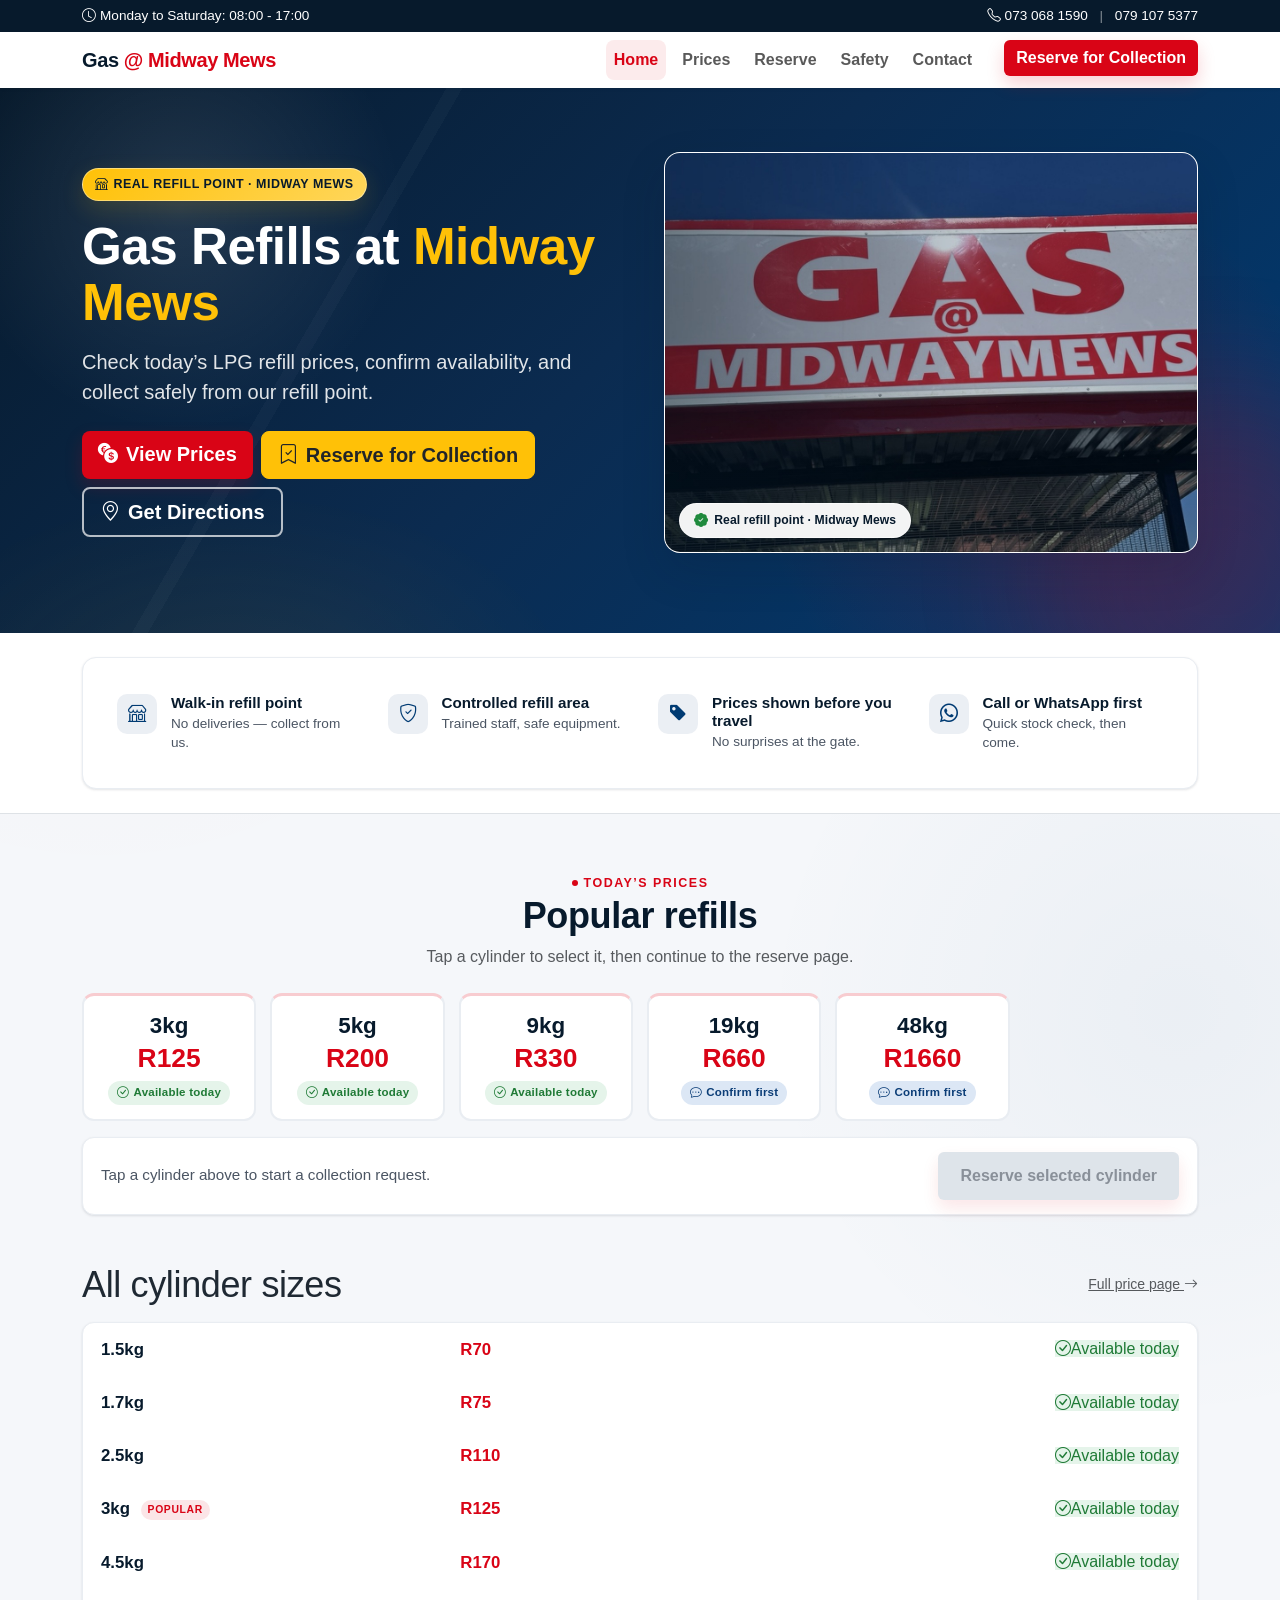
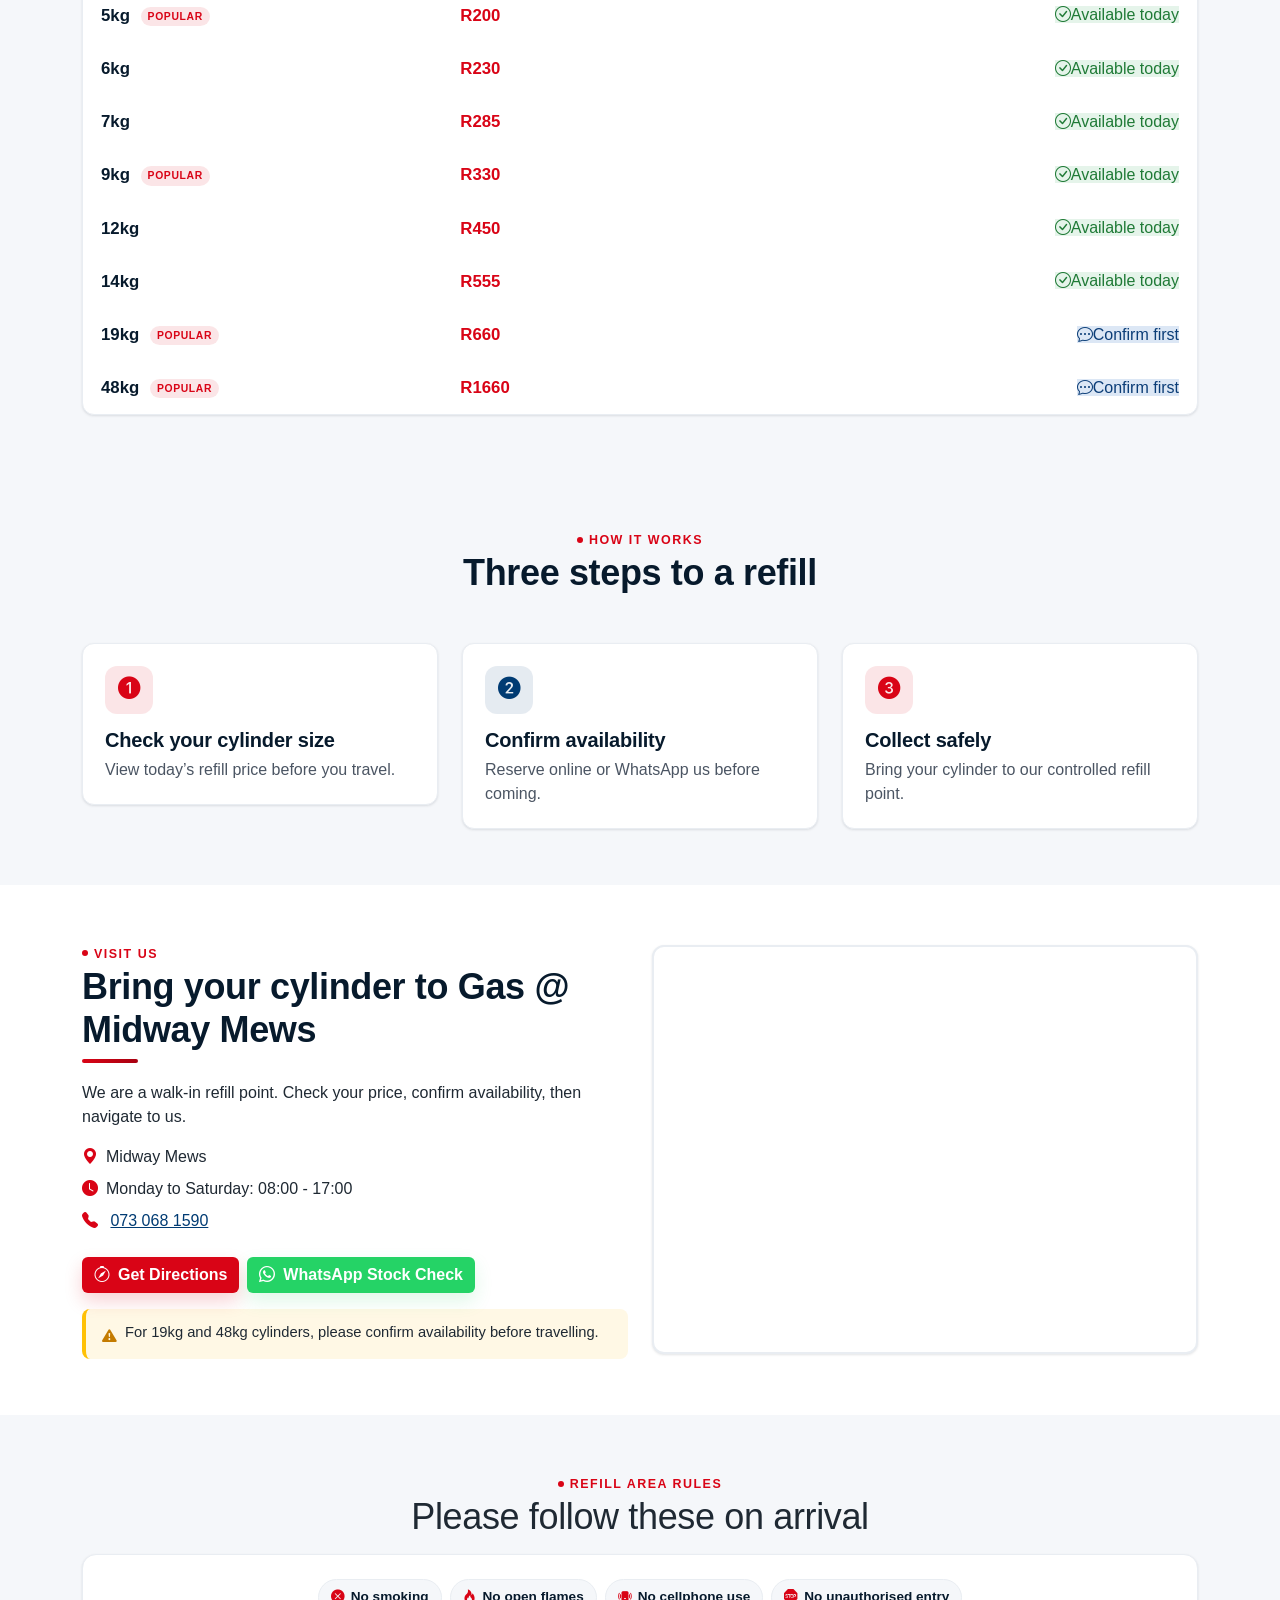
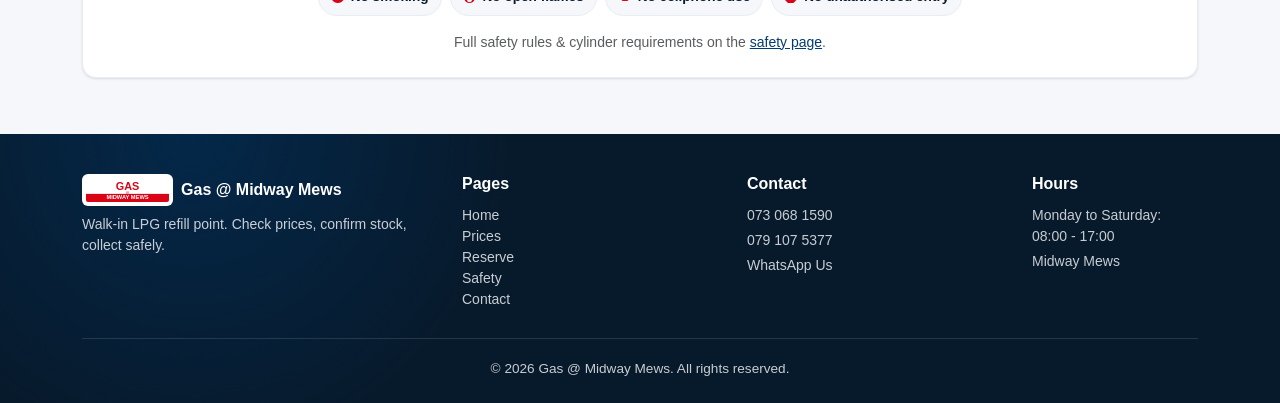
<file: index.html>
<!doctype html>
<html lang="en">
<head>
<meta charset="utf-8">
<meta name="viewport" content="width=device-width, initial-scale=1">
<title>Gas Refills at Midway Mews | LPG Refill Prices &amp; Collection</title>
<meta name="description" content="View today's LPG gas refill prices at Midway Mews. Check availability, WhatsApp us, and get directions to our gas refill collection point.">
<meta name="theme-color" content="#D90416">
<link rel="canonical" href="/">
<link rel="icon" href="assets/images/favicon.svg" type="image/svg+xml">
<link rel="shortcut icon" href="assets/images/favicon.svg" type="image/svg+xml">

<meta property="og:type" content="website">
<meta property="og:title" content="Gas Refills at Midway Mews">
<meta property="og:description" content="Check today's LPG refill prices, confirm availability, and collect safely from our refill point.">
<meta property="og:image" content="assets/images/social-share-banner.png">

<link href="https://cdn.jsdelivr.net/npm/bootstrap@5.3.3/dist/css/bootstrap.min.css" rel="stylesheet">
<link href="https://cdn.jsdelivr.net/npm/bootstrap-icons@1.11.3/font/bootstrap-icons.css" rel="stylesheet">
<link href="assets/css/styles.css" rel="stylesheet">

<script type="application/ld+json">
{
  "@context": "https://schema.org",
  "@type": "LocalBusiness",
  "name": "Gas @ Midway Mews",
  "description": "LPG gas cylinder refills and exchange at Midway Mews. Check prices, confirm stock, and collect safely.",
  "telephone": "+27730681590",
  "address": { "@type": "PostalAddress", "streetAddress": "Midway Mews" },
  "geo": {
    "@type": "GeoCoordinates",
    "latitude": -25.98688339781942,
    "longitude": 28.111762832127948
  },
  "hasMap": "https://www.google.com/maps?q=-25.98688339781942,28.111762832127948",
  "openingHours": "Mo-Sa 08:00-17:00",
  "priceRange": "R70 - R1660",
  "image": "assets/images/hero-store-wide.jpg"
}
</script>
</head>
<body>

<!-- Top strip -->
<div class="top-strip">
  <div class="container d-flex justify-content-between align-items-center flex-wrap gap-2">
    <span><i class="bi bi-clock me-1"></i><span data-trading-hours>Mon-Sat 08:00 - 17:00</span></span>
    <span class="d-none d-sm-inline">
      <a href="#" data-tel="primary_phone"><i class="bi bi-telephone me-1"></i><span data-tel-display="primary_phone">073 068 1590</span></a>
      <span class="mx-2 opacity-50">|</span>
      <a href="#" data-tel="secondary_phone"><span data-tel-display="secondary_phone">079 107 5377</span></a>
    </span>
  </div>
</div>

<!-- Navbar -->
<nav class="navbar navbar-expand-md bg-white sticky-top">
  <div class="container">
    <a class="navbar-brand navbar-brand-wordmark" href="index.html" aria-label="Gas at Midway Mews home">
      Gas <span class="accent">@ Midway Mews</span>
    </a>
    <button class="navbar-toggler" type="button" data-bs-toggle="collapse" data-bs-target="#mainNav">
      <span class="navbar-toggler-icon"></span>
    </button>
    <div class="collapse navbar-collapse justify-content-end" id="mainNav">
      <ul class="navbar-nav gap-md-2">
        <li class="nav-item"><a class="nav-link" href="index.html">Home</a></li>
        <li class="nav-item"><a class="nav-link" href="prices.html">Prices</a></li>
        <li class="nav-item"><a class="nav-link" href="reserve.html">Reserve</a></li>
        <li class="nav-item"><a class="nav-link" href="safety.html">Safety</a></li>
        <li class="nav-item"><a class="nav-link" href="contact.html">Contact</a></li>
        <li class="nav-item ms-md-3"><a class="btn btn-brand-red" href="reserve.html">Reserve for Collection</a></li>
      </ul>
    </div>
  </div>
</nav>

<!-- Hero -->
<header class="hero-section">
  <div class="container">
    <div class="row align-items-center g-5">
      <div class="col-lg-6">
        <span class="hero-badge"><i class="bi bi-shop"></i> Real refill point &middot; Midway Mews</span>
        <h1>Gas Refills at <span class="text-warning">Midway Mews</span></h1>
        <p class="lead mt-3">
          Check today&rsquo;s LPG refill prices, confirm availability, and collect safely from our refill point.
        </p>
        <div class="d-flex flex-wrap gap-2 mt-4">
          <a href="#prices" class="btn btn-brand-red btn-lg"><i class="bi bi-currency-exchange me-2"></i>View Prices</a>
          <a href="reserve.html" class="btn btn-warning btn-lg fw-semibold text-dark"><i class="bi bi-bookmark-check me-2"></i>Reserve for Collection</a>
          <a href="#" data-map class="btn btn-brand-outline btn-lg"><i class="bi bi-geo-alt me-2"></i>Get Directions</a>
        </div>
      </div>
      <div class="col-lg-6">
        <figure class="hero-img-wrap m-0">
          <img src="assets/images/hero-store-wide.jpg"
               alt="Gas @ Midway Mews shop signage"
               loading="eager" decoding="async"
               width="1200" height="900">
          <div class="hero-img-float-badge">
            <i class="bi bi-patch-check-fill"></i>Real refill point &middot; Midway Mews
          </div>
        </figure>
      </div>
    </div>
  </div>
</header>

<!-- Trust strip -->
<section class="py-4 bg-white border-bottom">
  <div class="container">
    <div class="trust-strip">
      <div class="row g-3">
        <div class="col-6 col-md-3">
          <div class="trust-item">
            <span class="ico"><i class="bi bi-shop"></i></span>
            <div>
              <p class="label">Walk-in refill point</p>
              <p class="desc">No deliveries &mdash; collect from us.</p>
            </div>
          </div>
        </div>
        <div class="col-6 col-md-3">
          <div class="trust-item">
            <span class="ico"><i class="bi bi-shield-check"></i></span>
            <div>
              <p class="label">Controlled refill area</p>
              <p class="desc">Trained staff, safe equipment.</p>
            </div>
          </div>
        </div>
        <div class="col-6 col-md-3">
          <div class="trust-item">
            <span class="ico"><i class="bi bi-tag-fill"></i></span>
            <div>
              <p class="label">Prices shown before you travel</p>
              <p class="desc">No surprises at the gate.</p>
            </div>
          </div>
        </div>
        <div class="col-6 col-md-3">
          <div class="trust-item">
            <span class="ico"><i class="bi bi-whatsapp"></i></span>
            <div>
              <p class="label">Call or WhatsApp first</p>
              <p class="desc">Quick stock check, then come.</p>
            </div>
          </div>
        </div>
      </div>
    </div>
  </div>
</section>

<!-- Prices -->
<section id="prices">
  <div class="container">
    <div class="text-center mb-4">
      <span class="section-eyebrow">Today&rsquo;s prices</span>
      <h2 class="section-title">Popular refills</h2>
      <p class="text-muted mb-0">Tap a cylinder to select it, then continue to the reserve page.</p>
    </div>

    <!-- Popular refills (3, 5, 9, 19, 48 kg) -->
    <div id="popularGrid" class="price-grid mb-3" role="group" aria-label="Popular cylinder sizes">
      <!-- populated by app.js -->
    </div>

    <!-- Single action bar replaces per-card buttons -->
    <div class="selection-bar mb-5">
      <div class="selection-text">
        <span id="reserveSelectionLabel">Tap a cylinder above to start a collection request.</span>
      </div>
      <button type="button" id="reserveSelectedBtn" class="btn btn-reserve-selected" disabled>
        Reserve selected cylinder
      </button>
    </div>

    <!-- Full size list -->
    <div class="d-flex align-items-center justify-content-between mb-3">
      <h3 class="section-title h4 mb-0">All cylinder sizes</h3>
      <a class="small text-muted" href="prices.html">Full price page <i class="bi bi-arrow-right"></i></a>
    </div>
    <div id="allSizesList" class="size-list" role="group" aria-label="All cylinder sizes">
      <!-- populated by app.js -->
    </div>
  </div>
</section>

<!-- Three steps -->
<section>
  <div class="container">
    <div class="text-center mb-5">
      <span class="section-eyebrow">How it works</span>
      <h2 class="section-title">Three steps to a refill</h2>
    </div>
    <div class="row g-4">
      <div class="col-md-4">
        <div class="info-card">
          <div class="icon-wrap"><i class="bi bi-1-circle-fill"></i></div>
          <h5>Check your cylinder size</h5>
          <p>View today&rsquo;s refill price before you travel.</p>
        </div>
      </div>
      <div class="col-md-4">
        <div class="info-card blue">
          <div class="icon-wrap"><i class="bi bi-2-circle-fill"></i></div>
          <h5>Confirm availability</h5>
          <p>Reserve online or WhatsApp us before coming.</p>
        </div>
      </div>
      <div class="col-md-4">
        <div class="info-card">
          <div class="icon-wrap"><i class="bi bi-3-circle-fill"></i></div>
          <h5>Collect safely</h5>
          <p>Bring your cylinder to our controlled refill point.</p>
        </div>
      </div>
    </div>
  </div>
</section>

<!-- Location -->
<section id="location" class="bg-white">
  <div class="container">
    <div class="row g-4 align-items-center">
      <div class="col-md-6">
        <span class="section-eyebrow">Visit us</span>
        <h2 class="section-title">Bring your cylinder to <span data-business-name>Gas @ Midway Mews</span></h2>
        <div class="divider-red"></div>
        <p class="mb-3">
          We are a walk-in refill point. Check your price, confirm availability, then navigate to us.
        </p>
        <ul class="list-unstyled mb-4">
          <li class="mb-2"><i class="bi bi-geo-alt-fill text-brand-red me-2"></i><span data-address>Midway Mews</span></li>
          <li class="mb-2"><i class="bi bi-clock-fill text-brand-red me-2"></i><span data-trading-hours>Mon-Sat 08:00 - 17:00</span></li>
          <li class="mb-2"><i class="bi bi-telephone-fill text-brand-red me-2"></i>
            <a href="#" data-tel="primary_phone"><span data-tel-display="primary_phone">073 068 1590</span></a>
          </li>
        </ul>

        <div class="d-flex flex-wrap gap-2 mb-3">
          <a href="#" data-map class="btn btn-brand-red"><i class="bi bi-compass me-2"></i>Get Directions</a>
          <a href="#" data-wa="whatsapp_number"
             data-wa-msg="Hi Gas @ Midway Mews, I'd like to do a quick stock check before coming through. Cylinder size: "
             class="btn btn-whatsapp"><i class="bi bi-whatsapp me-2"></i>WhatsApp Stock Check</a>
        </div>

        <div class="location-note d-flex gap-2 align-items-start">
          <i class="bi bi-exclamation-triangle-fill mt-1"></i>
          <div>For 19kg and 48kg cylinders, please confirm availability before travelling.</div>
        </div>
      </div>
      <div class="col-md-6">
        <div class="rounded-xl shadow-soft overflow-hidden" style="aspect-ratio:4/3;background:#fff">
          <iframe data-map-embed src="about:blank" width="100%" height="100%"
            style="border:0" loading="lazy" title="Map to Gas @ Midway Mews"
            referrerpolicy="no-referrer-when-downgrade"></iframe>
        </div>
      </div>
    </div>
  </div>
</section>

<!-- Safety chips -->
<section>
  <div class="container">
    <div class="text-center mb-3">
      <span class="section-eyebrow">Refill area rules</span>
      <h2 class="section-title h3">Please follow these on arrival</h2>
    </div>
    <div class="trust-strip">
      <div class="safety-chips justify-content-center">
        <span class="safety-chip"><i class="bi bi-x-circle-fill"></i> No smoking</span>
        <span class="safety-chip"><i class="bi bi-fire"></i> No open flames</span>
        <span class="safety-chip"><i class="bi bi-phone-vibrate-fill"></i> No cellphone use</span>
        <span class="safety-chip"><i class="bi bi-sign-stop-fill"></i> No unauthorised entry</span>
      </div>
      <p class="small text-muted text-center mt-3 mb-0">
        Full safety rules &amp; cylinder requirements on the
        <a href="safety.html">safety page</a>.
      </p>
    </div>
  </div>
</section>

<!-- Footer -->
<footer class="site-footer">
  <div class="container">
    <div class="row g-4 align-items-start">
      <div class="col-md-4">
        <div class="d-flex align-items-center gap-2 mb-2">
          <img src="assets/images/logo-midway-mews.svg" alt="" height="32" style="height:32px;width:auto;background:#fff;border-radius:6px;padding:4px">
          <span class="fw-bold text-white" data-business-name>Gas @ Midway Mews</span>
        </div>
        <p class="small mb-0">Walk-in LPG refill point. Check prices, confirm stock, collect safely.</p>
      </div>
      <div class="col-6 col-md-3">
        <h6>Pages</h6>
        <a href="index.html" class="d-block small">Home</a>
        <a href="prices.html" class="d-block small">Prices</a>
        <a href="reserve.html" class="d-block small">Reserve</a>
        <a href="safety.html" class="d-block small">Safety</a>
        <a href="contact.html" class="d-block small">Contact</a>
      </div>
      <div class="col-6 col-md-3">
        <h6>Contact</h6>
        <p class="small mb-1"><a href="#" data-tel="primary_phone"><span data-tel-display="primary_phone">073 068 1590</span></a></p>
        <p class="small mb-1"><a href="#" data-tel="secondary_phone"><span data-tel-display="secondary_phone">079 107 5377</span></a></p>
        <p class="small mb-0"><a href="#" data-wa="whatsapp_number">WhatsApp Us</a></p>
      </div>
      <div class="col-md-2">
        <h6>Hours</h6>
        <p class="small mb-1" data-trading-hours>Mon-Sat 08:00 - 17:00</p>
        <p class="small mb-0" data-address>Midway Mews</p>
      </div>
    </div>
    <div class="copyright text-center">
      &copy; <span id="year"></span> <span data-business-name>Gas @ Midway Mews</span>. All rights reserved.
    </div>
  </div>
</footer>

<!-- Mobile sticky action bar -->
<div class="mobile-action-bar">
  <a href="#" data-tel="primary_phone"><span class="ico"><i class="bi bi-telephone-fill"></i></span>Call</a>
  <a href="#" data-wa="whatsapp_number" class="wa"><span class="ico"><i class="bi bi-whatsapp"></i></span>WhatsApp</a>
  <a href="#" data-map><span class="ico"><i class="bi bi-geo-alt-fill"></i></span>Directions</a>
</div>

<script src="https://cdn.jsdelivr.net/npm/bootstrap@5.3.3/dist/js/bootstrap.bundle.min.js"></script>
<script src="assets/js/app.js"></script>
<script>document.getElementById('year').textContent = new Date().getFullYear();</script>
</body>
</html>
</file>
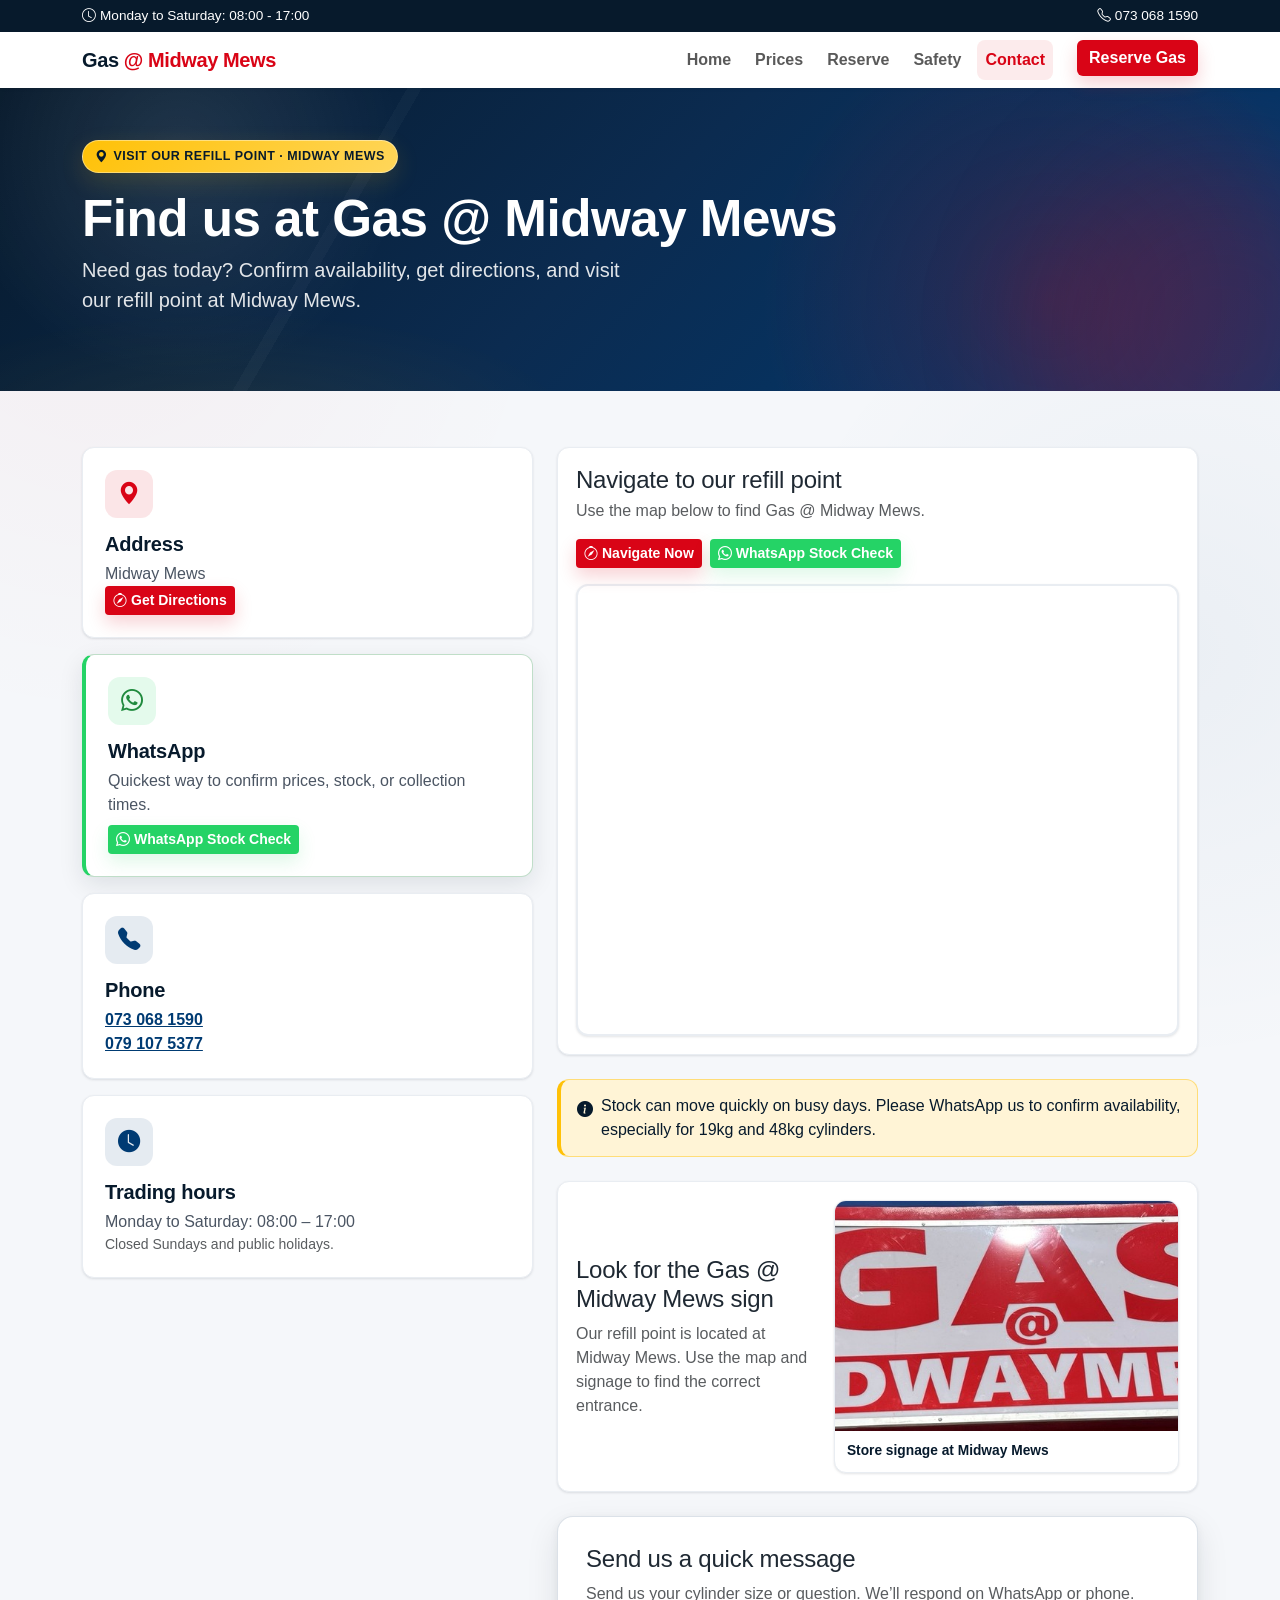
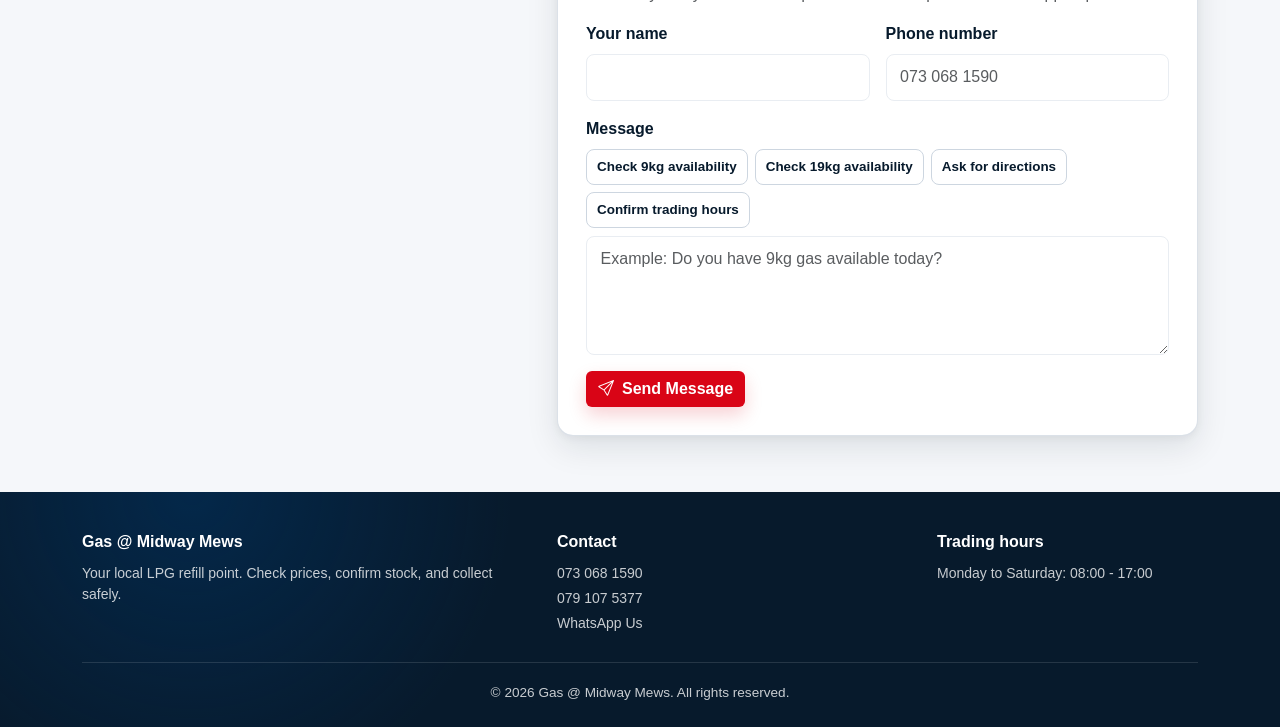
<file: contact.html>
<!doctype html>
<html lang="en">
<head>
<meta charset="utf-8">
<meta name="viewport" content="width=device-width, initial-scale=1">
<title>Contact &amp; Location | Gas @ Midway Mews</title>
<meta name="description" content="Contact Gas @ Midway Mews — phone, WhatsApp, trading hours, and directions to our LPG refill collection point.">
<meta name="theme-color" content="#D90416">
<link rel="canonical" href="/contact.html">
<link rel="icon" href="assets/images/favicon.svg" type="image/svg+xml">
<link rel="shortcut icon" href="assets/images/favicon.svg" type="image/svg+xml">
<link href="https://cdn.jsdelivr.net/npm/bootstrap@5.3.3/dist/css/bootstrap.min.css" rel="stylesheet">
<link href="https://cdn.jsdelivr.net/npm/bootstrap-icons@1.11.3/font/bootstrap-icons.css" rel="stylesheet">
<link href="assets/css/styles.css" rel="stylesheet">
</head>
<body>

<div class="top-strip">
  <div class="container d-flex justify-content-between align-items-center flex-wrap gap-2">
    <span><i class="bi bi-clock me-1"></i><span data-trading-hours>Mon-Sat 08:00 - 17:00</span></span>
    <span class="d-none d-sm-inline">
      <a href="#" data-tel="primary_phone"><i class="bi bi-telephone me-1"></i><span data-tel-display="primary_phone">073 068 1590</span></a>
    </span>
  </div>
</div>

<nav class="navbar navbar-expand-md bg-white sticky-top">
  <div class="container">
    <a class="navbar-brand navbar-brand-wordmark" href="index.html">Gas <span class="accent">@ Midway Mews</span></a>
    <button class="navbar-toggler" type="button" data-bs-toggle="collapse" data-bs-target="#mainNav"><span class="navbar-toggler-icon"></span></button>
    <div class="collapse navbar-collapse justify-content-end" id="mainNav">
      <ul class="navbar-nav gap-md-2">
        <li class="nav-item"><a class="nav-link" href="index.html">Home</a></li>
        <li class="nav-item"><a class="nav-link" href="prices.html">Prices</a></li>
        <li class="nav-item"><a class="nav-link" href="reserve.html">Reserve</a></li>
        <li class="nav-item"><a class="nav-link" href="safety.html">Safety</a></li>
        <li class="nav-item"><a class="nav-link" href="contact.html">Contact</a></li>
        <li class="nav-item ms-md-3"><a class="btn btn-brand-red" href="reserve.html">Reserve Gas</a></li>
      </ul>
    </div>
  </div>
</nav>

<header class="hero-section" style="padding:52px 0 60px">
  <div class="container">
    <span class="hero-badge"><i class="bi bi-geo-alt-fill"></i> Visit Our Refill Point &middot; Midway Mews</span>
    <h1>Find us at Gas @ Midway Mews</h1>
    <p class="lead mt-2">
      Need gas today? Confirm availability, get directions, and visit our refill point at Midway Mews.
    </p>
  </div>
</header>

<main>
<section>
  <div class="container">
    <div class="row g-4">

      <div class="col-lg-5">
        <div class="info-card mb-3">
          <div class="icon-wrap"><i class="bi bi-geo-alt-fill"></i></div>
          <h5>Address</h5>
          <p data-address>Midway Mews</p>
          <a href="#" data-map class="btn btn-sm btn-brand-red"><i class="bi bi-compass me-1"></i>Get Directions</a>
        </div>

        <div class="info-card contact-whatsapp-card mb-3">
          <div class="icon-wrap"><i class="bi bi-whatsapp"></i></div>
          <h5>WhatsApp</h5>
          <p class="mb-2">Quickest way to confirm prices, stock, or collection times.</p>
          <a href="#" data-wa="whatsapp_number"
             data-wa-msg="Hi Gas @ Midway Mews, I'd like to do a quick stock check before coming through. Cylinder size: "
             class="btn btn-sm btn-whatsapp">
            <i class="bi bi-whatsapp me-1"></i>WhatsApp Stock Check
          </a>
        </div>

        <div class="info-card blue mb-3">
          <div class="icon-wrap"><i class="bi bi-telephone-fill"></i></div>
          <h5>Phone</h5>
          <p class="mb-0">
            <a href="#" data-tel="primary_phone" class="fw-semibold d-block">
              <span data-tel-display="primary_phone">073 068 1590</span>
            </a>
            <a href="#" data-tel="secondary_phone" class="fw-semibold d-block">
              <span data-tel-display="secondary_phone">079 107 5377</span>
            </a>
          </p>
        </div>

        <div class="info-card blue">
          <div class="icon-wrap"><i class="bi bi-clock-fill"></i></div>
          <h5>Trading hours</h5>
          <p>Monday to Saturday: 08:00 &ndash; 17:00</p>
          <p class="small text-muted mb-0">Closed Sundays and public holidays.</p>
        </div>
      </div>

      <div class="col-lg-7">
        <div class="contact-map-block mb-4">
          <div class="d-flex flex-wrap justify-content-between align-items-start gap-3 mb-3">
            <div>
              <h2 class="h4 mb-1">Navigate to our refill point</h2>
              <p class="text-muted mb-0">Use the map below to find Gas @ Midway Mews.</p>
            </div>
            <div class="d-flex flex-wrap gap-2">
              <a href="#" data-map class="btn btn-brand-red btn-sm"><i class="bi bi-compass me-1"></i>Navigate Now</a>
              <a href="#" data-wa="whatsapp_number"
                 data-wa-msg="Hi Gas @ Midway Mews, I'd like to confirm stock before I travel. Cylinder size: "
                 class="btn btn-whatsapp btn-sm"><i class="bi bi-whatsapp me-1"></i>WhatsApp Stock Check</a>
            </div>
          </div>
          <div class="rounded-xl shadow-soft overflow-hidden" style="aspect-ratio:4/3;background:#fff">
            <iframe data-map-embed src="about:blank" width="100%" height="100%" style="border:0" loading="lazy" title="Map to Gas @ Midway Mews" referrerpolicy="no-referrer-when-downgrade"></iframe>
          </div>
        </div>

        <div class="contact-travel-note d-flex align-items-start mb-4">
          <i class="bi bi-info-circle-fill me-2 mt-1"></i>
          <p class="mb-0">Stock can move quickly on busy days. Please WhatsApp us to confirm availability, especially for 19kg and 48kg cylinders.</p>
        </div>

        <section class="contact-proof-section mb-4" aria-labelledby="look-for-sign">
          <div class="row g-3 align-items-center">
            <div class="col-md-5">
              <h2 id="look-for-sign" class="h4 mb-2">Look for the Gas @ Midway Mews sign</h2>
              <p class="text-muted mb-0">Our refill point is located at Midway Mews. Use the map and signage to find the correct entrance.</p>
            </div>
            <div class="col-md-7">
              <figure class="proof-card contact-proof-card m-0">
                <img src="assets/images/store-signage-crop.jpg"
                     alt="Gas @ Midway Mews store signage"
                     loading="lazy" decoding="async"
                     width="900" height="675">
                <figcaption>Store signage at Midway Mews</figcaption>
              </figure>
            </div>
          </div>
        </section>

        <div class="form-card">
          <h2 class="h4 mb-2">Send us a quick message</h2>
          <p class="text-muted mb-3">Send us your cylinder size or question. We&rsquo;ll respond on WhatsApp or phone.</p>
          <div id="enquiryStatus" class="alert d-none mb-3" role="alert"></div>
          <form id="enquiryForm" novalidate>
            <!-- Honeypot -->
            <input type="text" name="website" tabindex="-1" autocomplete="off"
                   style="position:absolute;left:-9999px" aria-hidden="true">
            <div class="row g-3">
              <div class="col-sm-6 mb-3">
                <label class="form-label" for="full_name">Your name</label>
                <input type="text" class="form-control" id="full_name" name="full_name" maxlength="100">
              </div>
              <div class="col-sm-6 mb-3">
                <label class="form-label" for="phone_number">Phone number</label>
                <input type="tel" class="form-control" id="phone_number" name="phone_number" maxlength="30" placeholder="073 068 1590">
              </div>
            </div>
            <div class="mb-3">
              <label class="form-label" for="message">Message</label>
              <div class="message-template-group mb-2" aria-label="Quick message templates">
                <button type="button" class="message-template-btn" data-message-template="Do you have 9kg gas available today?">Check 9kg availability</button>
                <button type="button" class="message-template-btn" data-message-template="Do you have 19kg gas available today?">Check 19kg availability</button>
                <button type="button" class="message-template-btn" data-message-template="Can you please help me with directions to Gas @ Midway Mews?">Ask for directions</button>
                <button type="button" class="message-template-btn" data-message-template="Please confirm your trading hours for today.">Confirm trading hours</button>
              </div>
              <textarea class="form-control" id="message" name="message" rows="4" required maxlength="2000" placeholder="Example: Do you have 9kg gas available today?"></textarea>
            </div>
            <button type="submit" class="btn btn-brand-red"><i class="bi bi-send me-2"></i>Send Message</button>
          </form>
        </div>
      </div>
    </div>
  </div>
</section>
</main>

<footer class="site-footer">
  <div class="container">
    <div class="row g-4">
      <div class="col-md-5">
        <h6 data-business-name>Gas @ Midway Mews</h6>
        <p class="small mb-0">Your local LPG refill point. Check prices, confirm stock, and collect safely.</p>
      </div>
      <div class="col-md-4">
        <h6>Contact</h6>
        <p class="small mb-1"><a href="#" data-tel="primary_phone"><span data-tel-display="primary_phone">073 068 1590</span></a></p>
        <p class="small mb-1"><a href="#" data-tel="secondary_phone"><span data-tel-display="secondary_phone">079 107 5377</span></a></p>
        <p class="small mb-0"><a href="#" data-wa="whatsapp_number">WhatsApp Us</a></p>
      </div>
      <div class="col-md-3">
        <h6>Trading hours</h6>
        <p class="small mb-0" data-trading-hours>Mon-Sat 08:00 - 17:00</p>
      </div>
    </div>
    <div class="copyright text-center">
      &copy; <span id="year"></span> <span data-business-name>Gas @ Midway Mews</span>. All rights reserved.
    </div>
  </div>
</footer>

<div class="mobile-action-bar">
  <a href="#" data-tel="primary_phone"><span class="ico"><i class="bi bi-telephone-fill"></i></span>Call</a>
  <a href="#" data-wa="whatsapp_number" class="wa"><span class="ico"><i class="bi bi-whatsapp"></i></span>WhatsApp</a>
  <a href="#" data-map><span class="ico"><i class="bi bi-geo-alt-fill"></i></span>Directions</a>
</div>

<script src="https://cdn.jsdelivr.net/npm/bootstrap@5.3.3/dist/js/bootstrap.bundle.min.js"></script>
<script src="assets/js/app.js"></script>
<script>document.getElementById('year').textContent = new Date().getFullYear();</script>
</body>
</html>
</file>
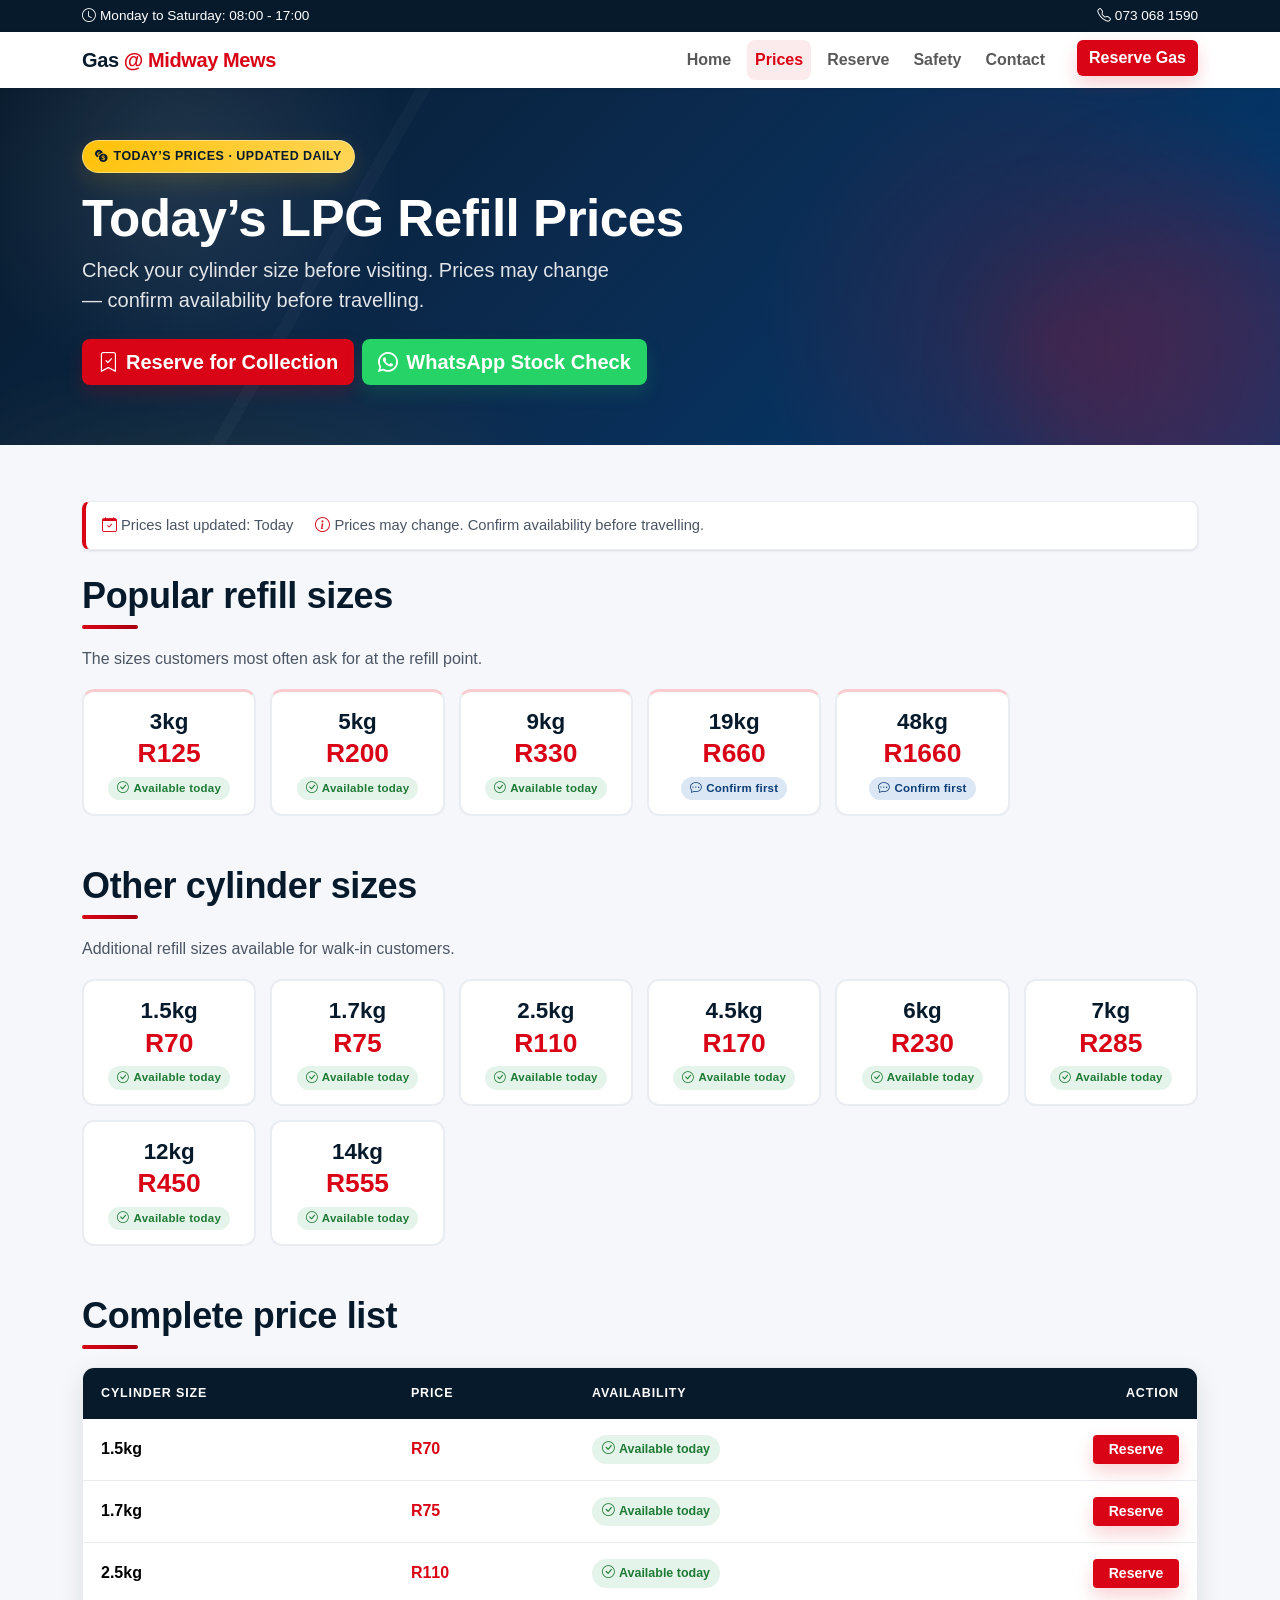
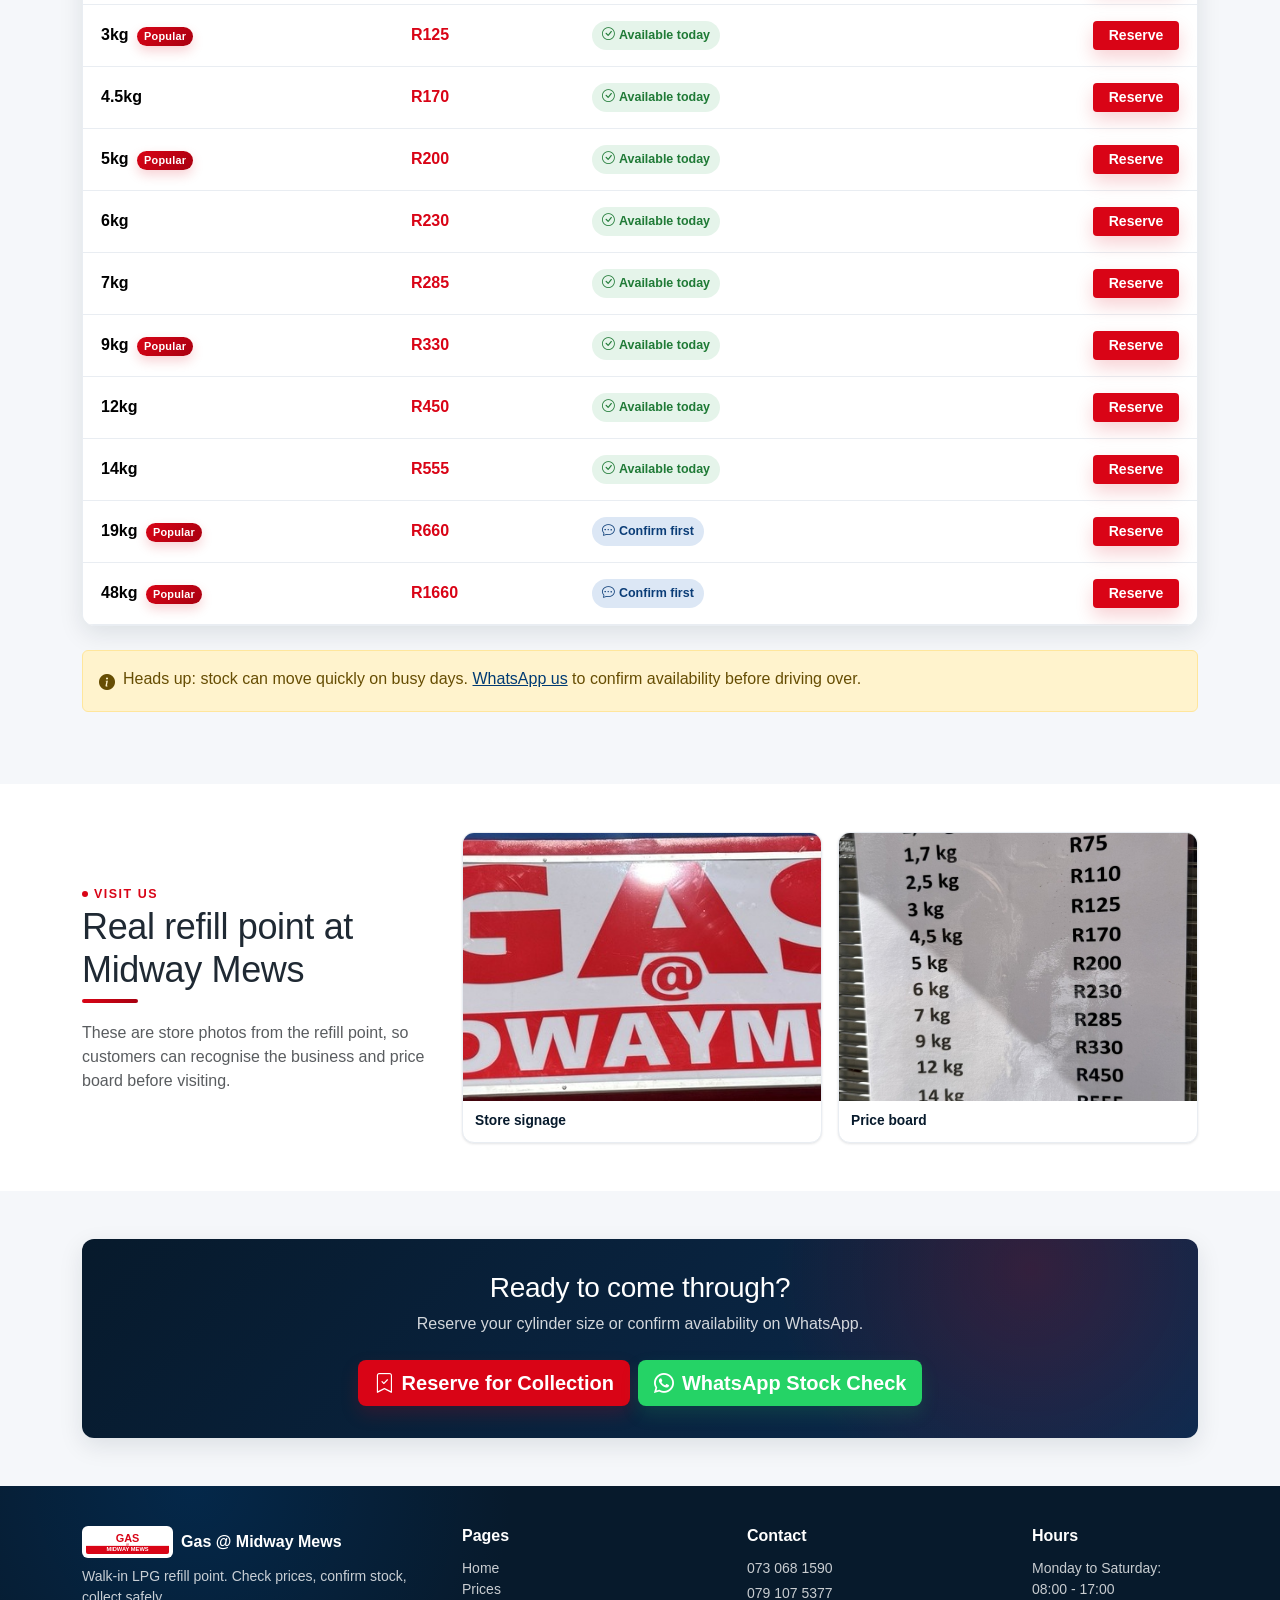
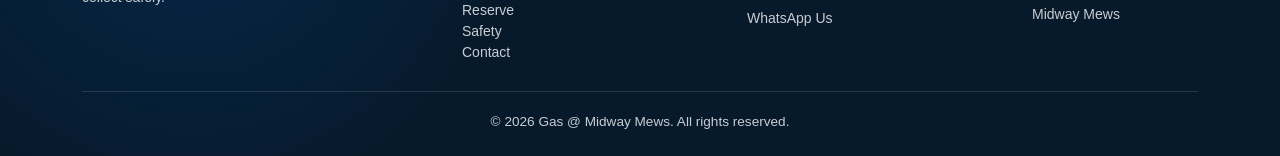
<file: prices.html>
<!doctype html>
<html lang="en">
<head>
<meta charset="utf-8">
<meta name="viewport" content="width=device-width, initial-scale=1">
<title>Gas Refill Prices | Gas @ Midway Mews</title>
<meta name="description" content="Today's full LPG gas refill price list at Midway Mews — from 1.5kg to 48kg cylinders. Confirm availability before you collect.">
<meta name="theme-color" content="#D90416">
<link rel="canonical" href="/prices.html">
<link rel="icon" href="assets/images/favicon.svg" type="image/svg+xml">
<link rel="shortcut icon" href="assets/images/favicon.svg" type="image/svg+xml">
<link href="https://cdn.jsdelivr.net/npm/bootstrap@5.3.3/dist/css/bootstrap.min.css" rel="stylesheet">
<link href="https://cdn.jsdelivr.net/npm/bootstrap-icons@1.11.3/font/bootstrap-icons.css" rel="stylesheet">
<link href="assets/css/styles.css" rel="stylesheet">
</head>
<body>

<div class="top-strip">
  <div class="container d-flex justify-content-between align-items-center flex-wrap gap-2">
    <span><i class="bi bi-clock me-1"></i><span data-trading-hours>Mon-Sat 08:00 - 17:00</span></span>
    <span class="d-none d-sm-inline">
      <a href="#" data-tel="primary_phone"><i class="bi bi-telephone me-1"></i><span data-tel-display="primary_phone">073 068 1590</span></a>
    </span>
  </div>
</div>

<nav class="navbar navbar-expand-md bg-white sticky-top">
  <div class="container">
    <a class="navbar-brand navbar-brand-wordmark" href="index.html">Gas <span class="accent">@ Midway Mews</span></a>
    <button class="navbar-toggler" type="button" data-bs-toggle="collapse" data-bs-target="#mainNav"><span class="navbar-toggler-icon"></span></button>
    <div class="collapse navbar-collapse justify-content-end" id="mainNav">
      <ul class="navbar-nav gap-md-2">
        <li class="nav-item"><a class="nav-link" href="index.html">Home</a></li>
        <li class="nav-item"><a class="nav-link" href="prices.html">Prices</a></li>
        <li class="nav-item"><a class="nav-link" href="reserve.html">Reserve</a></li>
        <li class="nav-item"><a class="nav-link" href="safety.html">Safety</a></li>
        <li class="nav-item"><a class="nav-link" href="contact.html">Contact</a></li>
        <li class="nav-item ms-md-3"><a class="btn btn-brand-red" href="reserve.html">Reserve Gas</a></li>
      </ul>
    </div>
  </div>
</nav>

<header class="hero-section" style="padding:52px 0 60px">
  <div class="container">
    <span class="hero-badge"><i class="bi bi-currency-exchange"></i> Today&rsquo;s Prices &middot; Updated daily</span>
    <h1>Today&rsquo;s LPG Refill Prices</h1>
    <p class="lead mt-2 mb-0">
      Check your cylinder size before visiting. Prices may change &mdash; confirm availability before travelling.
    </p>
    <div class="d-flex flex-wrap gap-2 mt-4">
      <a href="reserve.html" class="btn btn-brand-red btn-lg">
        <i class="bi bi-bookmark-check me-2"></i>Reserve for Collection
      </a>
      <a href="#" data-wa="whatsapp_number"
         data-wa-msg="Hi Gas @ Midway Mews, I'd like to do a quick stock check before coming through. Cylinder size: "
         class="btn btn-whatsapp btn-lg">
        <i class="bi bi-whatsapp me-2"></i>WhatsApp Stock Check
      </a>
    </div>
  </div>
</header>

<main>
<section class="prices-content">
  <div class="container">
    <div class="price-meta mb-4">
      <span><i class="bi bi-calendar-check me-1"></i>Prices last updated: Today</span>
      <span><i class="bi bi-info-circle me-1"></i>Prices may change. Confirm availability before travelling.</span>
    </div>

    <h2 class="section-title">Popular refill sizes</h2>
    <div class="divider-red"></div>
    <p class="price-section-copy">The sizes customers most often ask for at the refill point.</p>
    <div id="popularPriceGrid" class="price-grid mb-5" role="group" aria-label="Popular refill sizes">
      <!-- populated by app.js -->
    </div>

    <h2 class="section-title">Other cylinder sizes</h2>
    <div class="divider-red"></div>
    <p class="price-section-copy">Additional refill sizes available for walk-in customers.</p>
    <div id="otherPriceGrid" class="price-grid mb-5" role="group" aria-label="Other cylinder sizes">
      <!-- populated by app.js -->
    </div>

    <h2 class="section-title">Complete price list</h2>
    <div class="divider-red"></div>
    <div class="price-table-card">
      <div id="priceTable" class="table-responsive">
        <!-- populated by app.js -->
      </div>
    </div>

    <div class="alert alert-warning mt-4 d-flex align-items-start">
      <i class="bi bi-info-circle-fill me-2 mt-1"></i>
      <div>
        Heads up: stock can move quickly on busy days.
        <a href="#" data-wa="whatsapp_number"
           data-wa-msg="Hi Gas @ Midway Mews, I'd like to confirm availability before driving over. Cylinder size: ">WhatsApp us</a>
        to confirm availability before driving over.
      </div>
    </div>
  </div>
</section>

<section class="bg-white py-5">
  <div class="container">
    <div class="row g-4 align-items-center">
      <div class="col-lg-4">
        <span class="section-eyebrow">Visit us</span>
        <h2 class="section-title h3">Real refill point at Midway Mews</h2>
        <div class="divider-red"></div>
        <p class="text-muted mb-0">
          These are store photos from the refill point, so customers can recognise the business and price board before visiting.
        </p>
      </div>
      <div class="col-lg-8">
        <div class="row g-3">
          <div class="col-sm-6">
            <figure class="proof-card m-0">
              <img src="assets/images/store-signage-crop.jpg"
                   alt="Gas @ Midway Mews store signage"
                   loading="lazy" decoding="async"
                   width="900" height="675">
              <figcaption>Store signage</figcaption>
            </figure>
          </div>
          <div class="col-sm-6">
            <figure class="proof-card m-0">
              <img src="assets/images/price-board-crop.jpg"
                   alt="Gas @ Midway Mews LPG refill price board"
                   loading="lazy" decoding="async"
                   width="900" height="675">
              <figcaption>Price board</figcaption>
            </figure>
          </div>
        </div>
      </div>
    </div>
  </div>
</section>

<section class="py-5">
  <div class="container">
    <div class="price-final-cta text-center">
      <h2 class="h3 mb-2">Ready to come through?</h2>
      <p class="mb-4">Reserve your cylinder size or confirm availability on WhatsApp.</p>
      <div class="d-flex justify-content-center flex-wrap gap-2">
        <a href="reserve.html" class="btn btn-brand-red btn-lg">
          <i class="bi bi-bookmark-check me-2"></i>Reserve for Collection
        </a>
        <a href="#" data-wa="whatsapp_number"
           data-wa-msg="Hi Gas @ Midway Mews, I'd like to do a quick stock check before coming through. Cylinder size: "
           class="btn btn-whatsapp btn-lg">
          <i class="bi bi-whatsapp me-2"></i>WhatsApp Stock Check
        </a>
      </div>
    </div>
  </div>
</section>
</main>

<footer class="site-footer">
  <div class="container">
    <div class="row g-4 align-items-start">
      <div class="col-md-4">
        <div class="d-flex align-items-center gap-2 mb-2">
          <img src="assets/images/logo-midway-mews.svg" alt="" height="32" style="height:32px;width:auto;background:#fff;border-radius:6px;padding:4px">
          <span class="fw-bold text-white" data-business-name>Gas @ Midway Mews</span>
        </div>
        <p class="small mb-0">Walk-in LPG refill point. Check prices, confirm stock, collect safely.</p>
      </div>
      <div class="col-6 col-md-3">
        <h6>Pages</h6>
        <a href="index.html" class="d-block small">Home</a>
        <a href="prices.html" class="d-block small">Prices</a>
        <a href="reserve.html" class="d-block small">Reserve</a>
        <a href="safety.html" class="d-block small">Safety</a>
        <a href="contact.html" class="d-block small">Contact</a>
      </div>
      <div class="col-6 col-md-3">
        <h6>Contact</h6>
        <p class="small mb-1"><a href="#" data-tel="primary_phone"><span data-tel-display="primary_phone">073 068 1590</span></a></p>
        <p class="small mb-1"><a href="#" data-tel="secondary_phone"><span data-tel-display="secondary_phone">079 107 5377</span></a></p>
        <p class="small mb-0"><a href="#" data-wa="whatsapp_number">WhatsApp Us</a></p>
      </div>
      <div class="col-md-2">
        <h6>Hours</h6>
        <p class="small mb-1" data-trading-hours>Mon-Sat 08:00 - 17:00</p>
        <p class="small mb-0" data-address>Midway Mews</p>
      </div>
    </div>
    <div class="copyright text-center">
      &copy; <span id="year"></span> <span data-business-name>Gas @ Midway Mews</span>. All rights reserved.
    </div>
  </div>
</footer>

<div class="mobile-action-bar">
  <a href="#" data-tel="primary_phone"><span class="ico"><i class="bi bi-telephone-fill"></i></span>Call</a>
  <a href="#" data-wa="whatsapp_number" class="wa"><span class="ico"><i class="bi bi-whatsapp"></i></span>WhatsApp</a>
  <a href="#" data-map><span class="ico"><i class="bi bi-geo-alt-fill"></i></span>Directions</a>
</div>

<script src="https://cdn.jsdelivr.net/npm/bootstrap@5.3.3/dist/js/bootstrap.bundle.min.js"></script>
<script src="assets/js/app.js"></script>
<script>document.getElementById('year').textContent = new Date().getFullYear();</script>
</body>
</html>
</file>
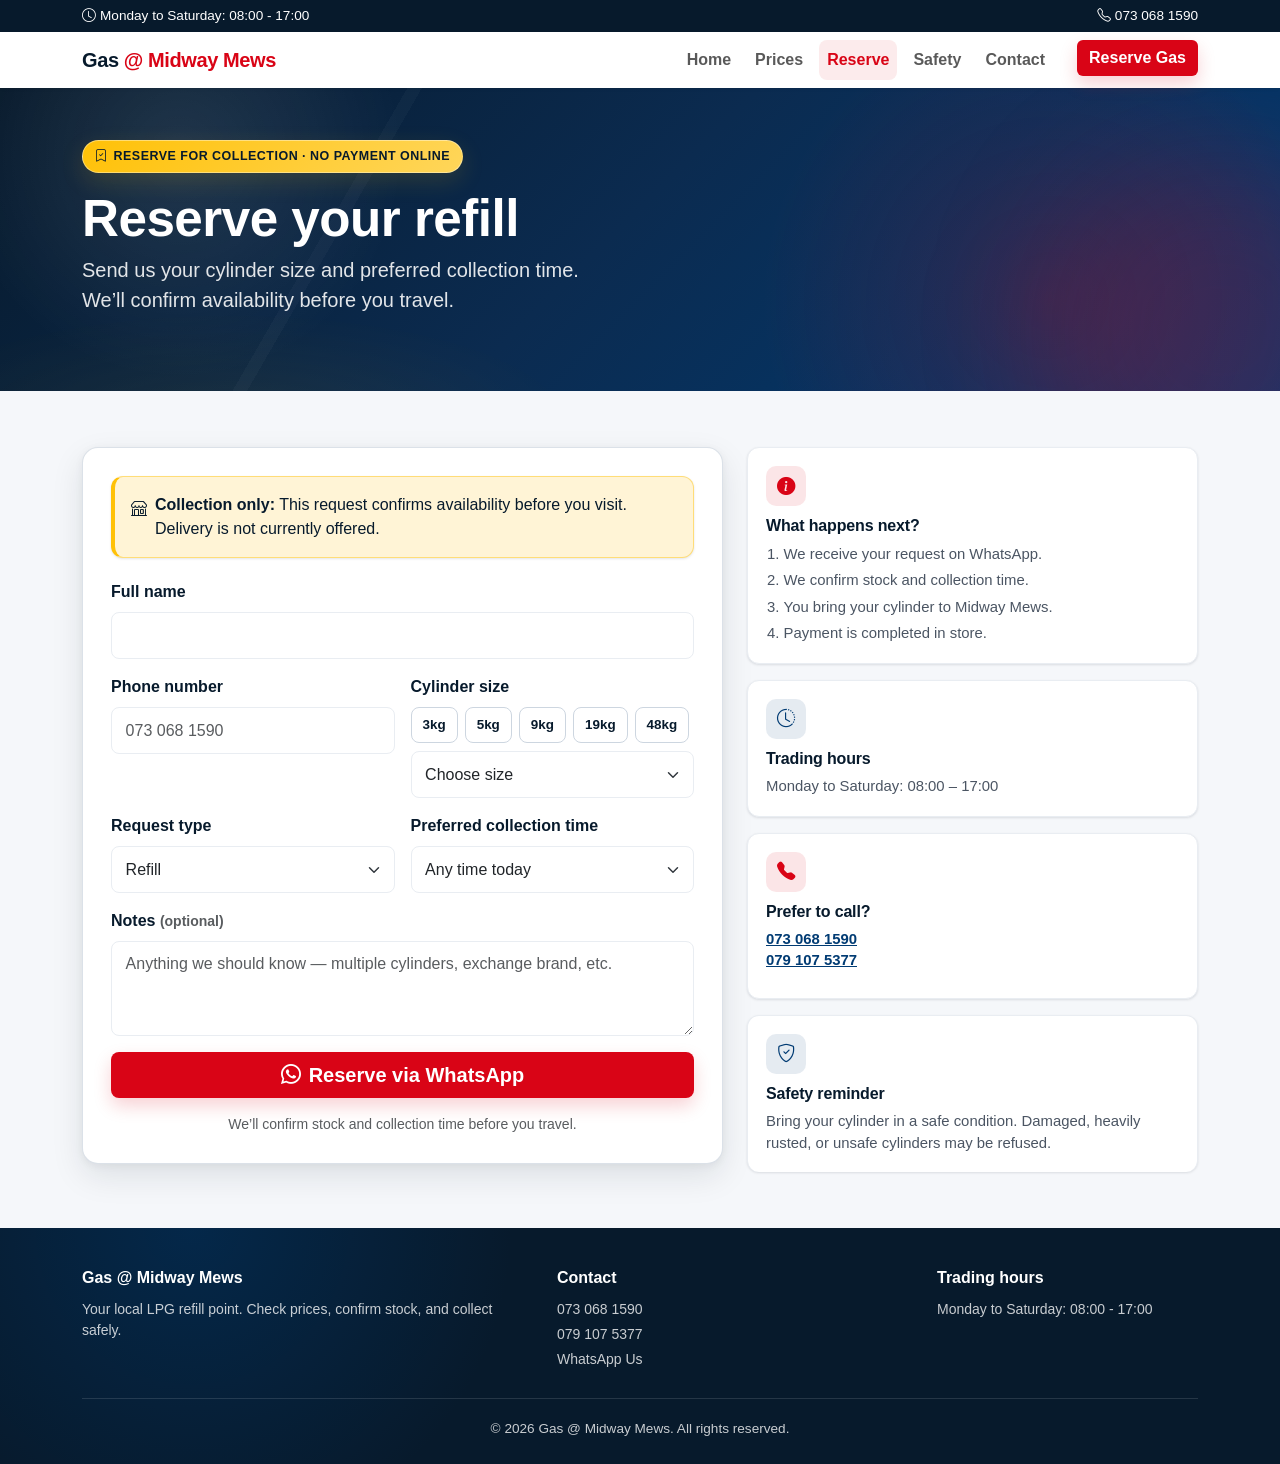
<file: reserve.html>
<!doctype html>
<html lang="en">
<head>
<meta charset="utf-8">
<meta name="viewport" content="width=device-width, initial-scale=1">
<title>Reserve Gas for Collection | Gas @ Midway Mews</title>
<meta name="description" content="Reserve a gas refill at Midway Mews for collection. Send us your cylinder size and preferred time — we'll confirm availability before you travel.">
<meta name="theme-color" content="#D90416">
<link rel="canonical" href="/reserve.html">
<link rel="icon" href="assets/images/favicon.svg" type="image/svg+xml">
<link rel="shortcut icon" href="assets/images/favicon.svg" type="image/svg+xml">
<link href="https://cdn.jsdelivr.net/npm/bootstrap@5.3.3/dist/css/bootstrap.min.css" rel="stylesheet">
<link href="https://cdn.jsdelivr.net/npm/bootstrap-icons@1.11.3/font/bootstrap-icons.css" rel="stylesheet">
<link href="assets/css/styles.css" rel="stylesheet">
</head>
<body>

<div class="top-strip">
  <div class="container d-flex justify-content-between align-items-center flex-wrap gap-2">
    <span><i class="bi bi-clock me-1"></i><span data-trading-hours>Mon-Sat 08:00 - 17:00</span></span>
    <span class="d-none d-sm-inline">
      <a href="#" data-tel="primary_phone"><i class="bi bi-telephone me-1"></i><span data-tel-display="primary_phone">073 068 1590</span></a>
    </span>
  </div>
</div>

<nav class="navbar navbar-expand-md bg-white sticky-top">
  <div class="container">
    <a class="navbar-brand navbar-brand-wordmark" href="index.html">Gas <span class="accent">@ Midway Mews</span></a>
    <button class="navbar-toggler" type="button" data-bs-toggle="collapse" data-bs-target="#mainNav"><span class="navbar-toggler-icon"></span></button>
    <div class="collapse navbar-collapse justify-content-end" id="mainNav">
      <ul class="navbar-nav gap-md-2">
        <li class="nav-item"><a class="nav-link" href="index.html">Home</a></li>
        <li class="nav-item"><a class="nav-link" href="prices.html">Prices</a></li>
        <li class="nav-item"><a class="nav-link" href="reserve.html">Reserve</a></li>
        <li class="nav-item"><a class="nav-link" href="safety.html">Safety</a></li>
        <li class="nav-item"><a class="nav-link" href="contact.html">Contact</a></li>
        <li class="nav-item ms-md-3"><a class="btn btn-brand-red" href="reserve.html">Reserve Gas</a></li>
      </ul>
    </div>
  </div>
</nav>

<header class="hero-section" style="padding:52px 0 60px">
  <div class="container">
    <span class="hero-badge"><i class="bi bi-bookmark-check"></i> Reserve for Collection &middot; No payment online</span>
    <h1>Reserve your refill</h1>
    <p class="lead mt-2">
      Send us your cylinder size and preferred collection time. We&rsquo;ll confirm availability before you travel.
    </p>
  </div>
</header>

<main>
<section class="reserve-section">
  <div class="container">
    <div class="row g-4 align-items-start">
      <div class="col-lg-7">
        <div class="form-card">
          <div class="alert collection-alert d-flex align-items-start" role="alert">
            <i class="bi bi-shop me-2 mt-1"></i>
            <div><strong>Collection only:</strong> This request confirms availability before you visit. Delivery is not currently offered.</div>
          </div>
          <div id="reservationStatus" class="alert d-none mb-3" role="alert"></div>
          <form id="reservationForm" novalidate>
            <div class="mb-3">
              <label class="form-label" for="customer_name">Full name</label>
              <input type="text" class="form-control" id="customer_name" name="customer_name" required minlength="2" maxlength="100">
            </div>

            <div class="row g-3">
              <div class="col-sm-6 mb-3">
                <label class="form-label" for="phone_number">Phone number</label>
                <input type="tel" class="form-control" id="phone_number" name="phone_number" required pattern="[0-9 +()-]{7,}" placeholder="073 068 1590">
              </div>
              <div class="col-sm-6 mb-3">
                <label class="form-label" for="cylinder_size">Cylinder size</label>
                <div class="quick-size-group mb-2" aria-label="Popular cylinder sizes">
                  <button type="button" class="quick-size-btn" data-quick-size="3kg">3kg</button>
                  <button type="button" class="quick-size-btn" data-quick-size="5kg">5kg</button>
                  <button type="button" class="quick-size-btn" data-quick-size="9kg">9kg</button>
                  <button type="button" class="quick-size-btn" data-quick-size="19kg">19kg</button>
                  <button type="button" class="quick-size-btn" data-quick-size="48kg">48kg</button>
                </div>
                <select class="form-select" id="cylinder_size" name="cylinder_size" required>
                  <option value="">Loading sizes…</option>
                </select>
              </div>
            </div>

            <div class="row g-3">
              <div class="col-sm-6 mb-3">
                <label class="form-label" for="request_type">Request type</label>
                <select class="form-select" id="request_type" name="request_type" required>
                  <option value="refill">Refill</option>
                  <option value="exchange">Exchange</option>
                  <option value="availability_check">Check availability</option>
                </select>
              </div>
              <div class="col-sm-6 mb-3">
                <label class="form-label" for="preferred_collection_time">Preferred collection time</label>
                <select class="form-select" id="preferred_collection_time" name="preferred_collection_time">
                  <option value="">Any time today</option>
                  <option value="Today morning">Today — morning</option>
                  <option value="Today afternoon">Today — afternoon</option>
                  <option value="Tomorrow">Tomorrow</option>
                  <option value="Custom">Other (mention in notes)</option>
                </select>
              </div>
            </div>

            <div class="mb-3">
              <label class="form-label" for="notes">Notes <span class="text-muted small">(optional)</span></label>
              <textarea class="form-control" id="notes" name="notes" rows="3" maxlength="1000" placeholder="Anything we should know — multiple cylinders, exchange brand, etc."></textarea>
            </div>

            <input type="hidden" id="selected_price" name="selected_price" value="">
            <div id="selectedPriceSummary" class="selected-price-summary d-none" aria-live="polite"></div>

            <button type="submit" class="btn btn-brand-red btn-lg w-100">
              <i class="bi bi-whatsapp me-2"></i>Reserve via WhatsApp
            </button>
            <p class="small text-muted text-center mt-3 mb-0">
              We&rsquo;ll confirm stock and collection time before you travel.
            </p>
          </form>
        </div>
      </div>

      <div class="col-lg-5">
        <aside class="reserve-info-stack" aria-label="Reservation information">
        <div class="info-card compact-info-card mb-3">
          <div class="icon-wrap"><i class="bi bi-info-circle-fill"></i></div>
          <h5>What happens next?</h5>
          <ol class="compact-steps mb-0">
            <li>We receive your request on WhatsApp.</li>
            <li>We confirm stock and collection time.</li>
            <li>You bring your cylinder to Midway Mews.</li>
            <li>Payment is completed in store.</li>
          </ol>
        </div>

        <div class="info-card compact-info-card blue mb-3">
          <div class="icon-wrap"><i class="bi bi-clock-history"></i></div>
          <h5>Trading hours</h5>
          <p>Monday to Saturday: 08:00 &ndash; 17:00</p>
        </div>

        <div class="info-card compact-info-card mb-3">
          <div class="icon-wrap"><i class="bi bi-telephone-fill"></i></div>
          <h5>Prefer to call?</h5>
          <p class="mb-2">
            <a href="#" data-tel="primary_phone" class="fw-semibold">
              <span data-tel-display="primary_phone">073 068 1590</span>
            </a><br>
            <a href="#" data-tel="secondary_phone" class="fw-semibold">
              <span data-tel-display="secondary_phone">079 107 5377</span>
            </a>
          </p>
        </div>

        <div class="info-card compact-info-card blue">
          <div class="icon-wrap"><i class="bi bi-shield-check"></i></div>
          <h5>Safety reminder</h5>
          <p>Bring your cylinder in a safe condition. Damaged, heavily rusted, or unsafe cylinders may be refused.</p>
        </div>
        </aside>
      </div>
    </div>
  </div>
</section>
</main>

<footer class="site-footer">
  <div class="container">
    <div class="row g-4">
      <div class="col-md-5">
        <h6 data-business-name>Gas @ Midway Mews</h6>
        <p class="small mb-0">Your local LPG refill point. Check prices, confirm stock, and collect safely.</p>
      </div>
      <div class="col-md-4">
        <h6>Contact</h6>
        <p class="small mb-1"><a href="#" data-tel="primary_phone"><span data-tel-display="primary_phone">073 068 1590</span></a></p>
        <p class="small mb-1"><a href="#" data-tel="secondary_phone"><span data-tel-display="secondary_phone">079 107 5377</span></a></p>
        <p class="small mb-0"><a href="#" data-wa="whatsapp_number">WhatsApp Us</a></p>
      </div>
      <div class="col-md-3">
        <h6>Trading hours</h6>
        <p class="small mb-0" data-trading-hours>Mon-Sat 08:00 - 17:00</p>
      </div>
    </div>
    <div class="copyright text-center">
      &copy; <span id="year"></span> <span data-business-name>Gas @ Midway Mews</span>. All rights reserved.
    </div>
  </div>
</footer>

<div class="mobile-action-bar">
  <a href="#" data-tel="primary_phone"><span class="ico"><i class="bi bi-telephone-fill"></i></span>Call</a>
  <a href="#" data-wa="whatsapp_number" class="wa"><span class="ico"><i class="bi bi-whatsapp"></i></span>WhatsApp</a>
  <a href="#" data-map><span class="ico"><i class="bi bi-geo-alt-fill"></i></span>Directions</a>
</div>

<script src="https://cdn.jsdelivr.net/npm/bootstrap@5.3.3/dist/js/bootstrap.bundle.min.js"></script>
<script src="assets/js/app.js"></script>
<script>document.getElementById('year').textContent = new Date().getFullYear();</script>
</body>
</html>
</file>
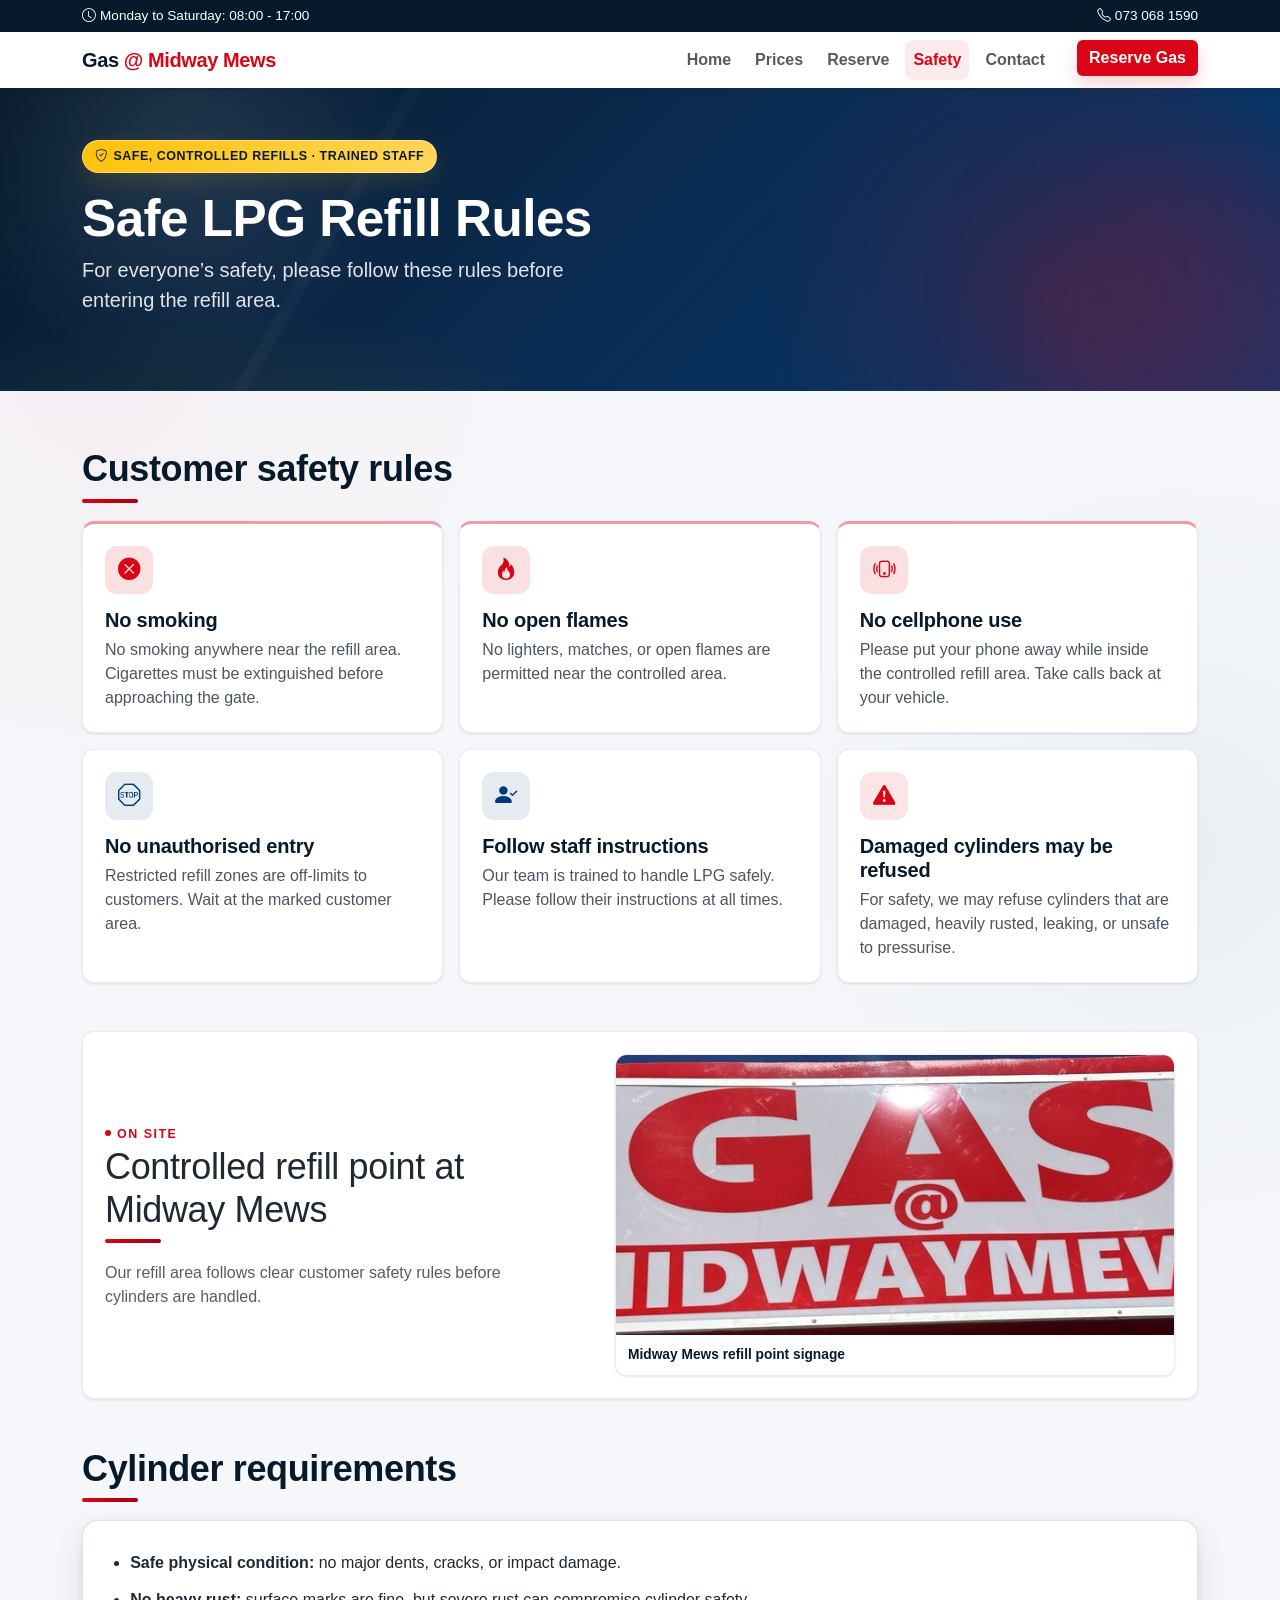
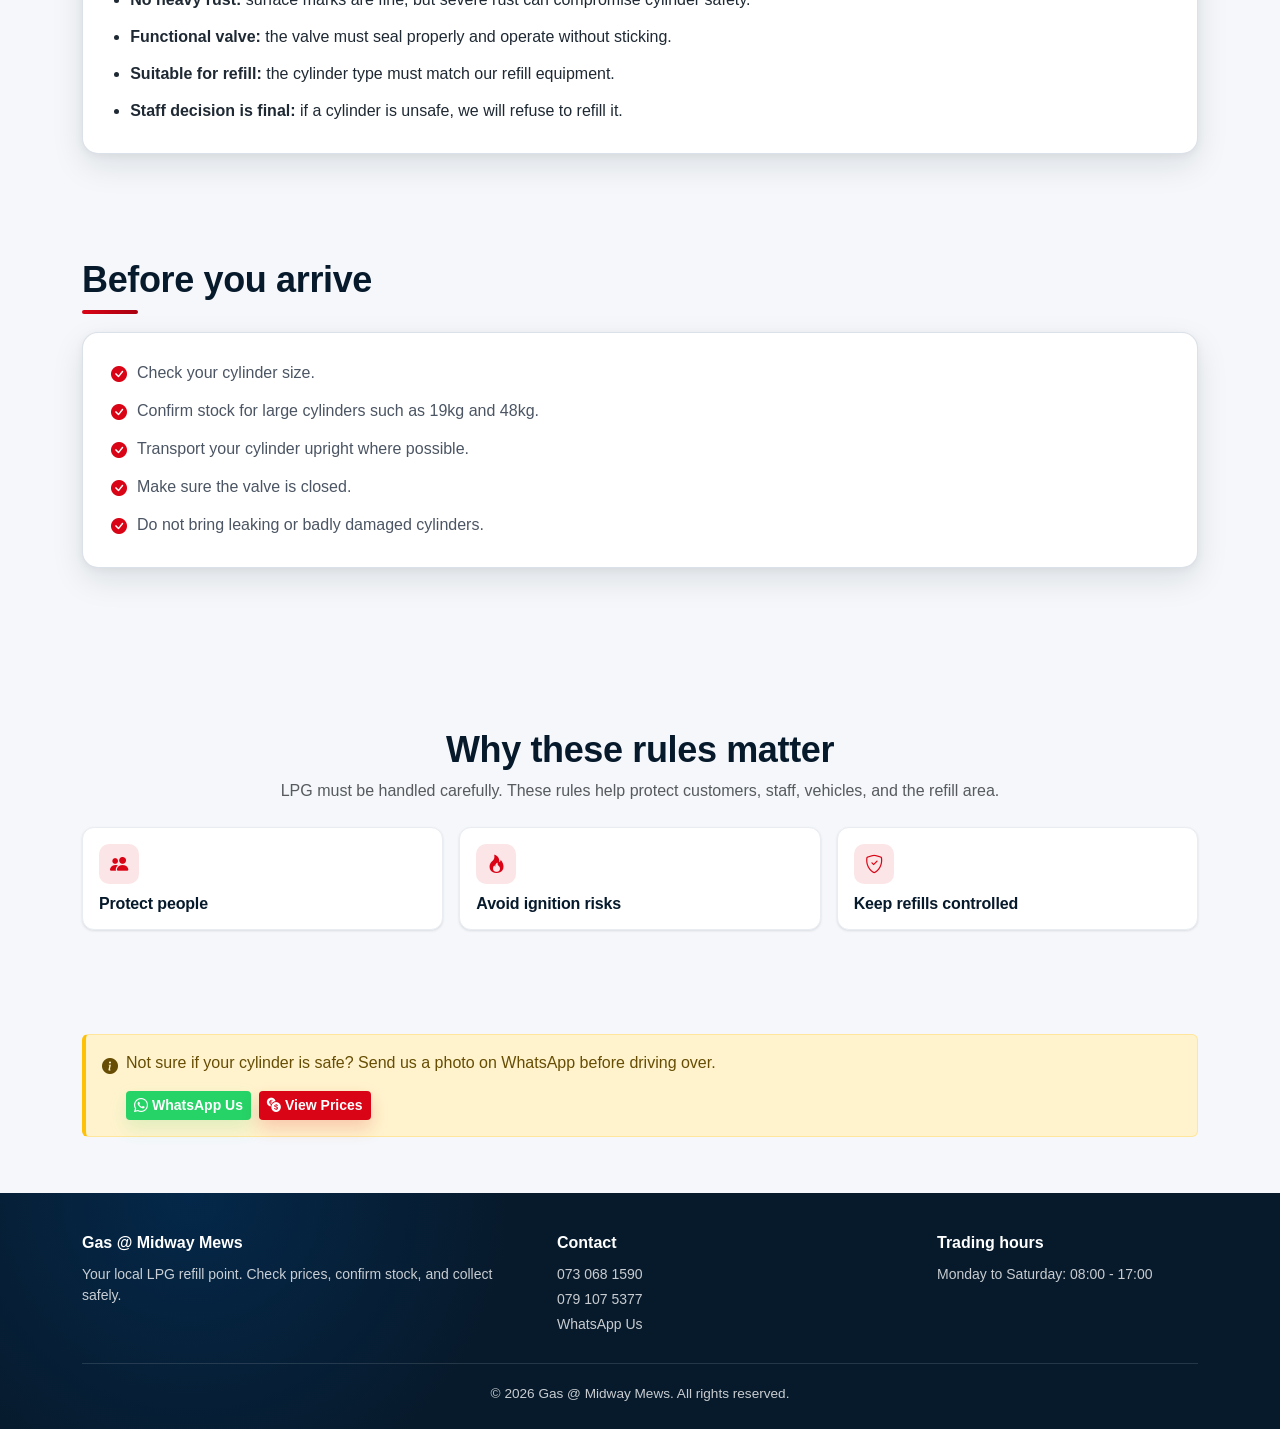
<file: safety.html>
<!doctype html>
<html lang="en">
<head>
<meta charset="utf-8">
<meta name="viewport" content="width=device-width, initial-scale=1">
<title>Safety &amp; Refill Rules | Gas @ Midway Mews</title>
<meta name="description" content="Refill area safety rules and cylinder requirements at Gas @ Midway Mews. Read these before visiting our LPG refill point.">
<meta name="theme-color" content="#D90416">
<link rel="canonical" href="/safety.html">
<link rel="icon" href="assets/images/favicon.svg" type="image/svg+xml">
<link rel="shortcut icon" href="assets/images/favicon.svg" type="image/svg+xml">
<link href="https://cdn.jsdelivr.net/npm/bootstrap@5.3.3/dist/css/bootstrap.min.css" rel="stylesheet">
<link href="https://cdn.jsdelivr.net/npm/bootstrap-icons@1.11.3/font/bootstrap-icons.css" rel="stylesheet">
<link href="assets/css/styles.css" rel="stylesheet">
</head>
<body>

<div class="top-strip">
  <div class="container d-flex justify-content-between align-items-center flex-wrap gap-2">
    <span><i class="bi bi-clock me-1"></i><span data-trading-hours>Mon-Sat 08:00 - 17:00</span></span>
    <span class="d-none d-sm-inline">
      <a href="#" data-tel="primary_phone"><i class="bi bi-telephone me-1"></i><span data-tel-display="primary_phone">073 068 1590</span></a>
    </span>
  </div>
</div>

<nav class="navbar navbar-expand-md bg-white sticky-top">
  <div class="container">
    <a class="navbar-brand navbar-brand-wordmark" href="index.html">Gas <span class="accent">@ Midway Mews</span></a>
    <button class="navbar-toggler" type="button" data-bs-toggle="collapse" data-bs-target="#mainNav"><span class="navbar-toggler-icon"></span></button>
    <div class="collapse navbar-collapse justify-content-end" id="mainNav">
      <ul class="navbar-nav gap-md-2">
        <li class="nav-item"><a class="nav-link" href="index.html">Home</a></li>
        <li class="nav-item"><a class="nav-link" href="prices.html">Prices</a></li>
        <li class="nav-item"><a class="nav-link" href="reserve.html">Reserve</a></li>
        <li class="nav-item"><a class="nav-link" href="safety.html">Safety</a></li>
        <li class="nav-item"><a class="nav-link" href="contact.html">Contact</a></li>
        <li class="nav-item ms-md-3"><a class="btn btn-brand-red" href="reserve.html">Reserve Gas</a></li>
      </ul>
    </div>
  </div>
</nav>

<header class="hero-section" style="padding:52px 0 60px">
  <div class="container">
    <span class="hero-badge"><i class="bi bi-shield-check"></i> Safe, Controlled Refills &middot; Trained staff</span>
    <h1>Safe LPG Refill Rules</h1>
    <p class="lead mt-2">
      For everyone&rsquo;s safety, please follow these rules before entering the refill area.
    </p>
  </div>
</header>

<main>
<section>
  <div class="container">

    <h2 class="section-title">Customer safety rules</h2>
    <div class="divider-red"></div>

    <div class="row g-3 mb-5">
      <div class="col-md-6 col-lg-4">
        <div class="info-card danger h-100">
          <div class="icon-wrap"><i class="bi bi-x-circle-fill"></i></div>
          <h5>No smoking</h5>
          <p>No smoking anywhere near the refill area. Cigarettes must be extinguished before approaching the gate.</p>
        </div>
      </div>
      <div class="col-md-6 col-lg-4">
        <div class="info-card danger h-100">
          <div class="icon-wrap"><i class="bi bi-fire"></i></div>
          <h5>No open flames</h5>
          <p>No lighters, matches, or open flames are permitted near the controlled area.</p>
        </div>
      </div>
      <div class="col-md-6 col-lg-4">
        <div class="info-card danger h-100">
          <div class="icon-wrap"><i class="bi bi-phone-vibrate"></i></div>
          <h5>No cellphone use</h5>
          <p>Please put your phone away while inside the controlled refill area. Take calls back at your vehicle.</p>
        </div>
      </div>
      <div class="col-md-6 col-lg-4">
        <div class="info-card blue h-100">
          <div class="icon-wrap"><i class="bi bi-sign-stop"></i></div>
          <h5>No unauthorised entry</h5>
          <p>Restricted refill zones are off-limits to customers. Wait at the marked customer area.</p>
        </div>
      </div>
      <div class="col-md-6 col-lg-4">
        <div class="info-card blue h-100">
          <div class="icon-wrap"><i class="bi bi-person-check-fill"></i></div>
          <h5>Follow staff instructions</h5>
          <p>Our team is trained to handle LPG safely. Please follow their instructions at all times.</p>
        </div>
      </div>
      <div class="col-md-6 col-lg-4">
        <div class="info-card h-100">
          <div class="icon-wrap"><i class="bi bi-exclamation-triangle-fill"></i></div>
          <h5>Damaged cylinders may be refused</h5>
          <p>For safety, we may refuse cylinders that are damaged, heavily rusted, leaking, or unsafe to pressurise.</p>
        </div>
      </div>
    </div>

    <section class="safety-proof-section mb-5" aria-labelledby="controlled-refill-point">
      <div class="row g-4 align-items-center">
        <div class="col-lg-5">
          <span class="section-eyebrow">On site</span>
          <h2 id="controlled-refill-point" class="section-title h3">Controlled refill point at Midway Mews</h2>
          <div class="divider-red"></div>
          <p class="text-muted mb-0">Our refill area follows clear customer safety rules before cylinders are handled.</p>
        </div>
        <div class="col-lg-7">
          <figure class="proof-card safety-proof-card m-0">
            <img src="assets/images/store-signage-crop.jpg"
                 alt="Gas @ Midway Mews refill point signage"
                 loading="lazy" decoding="async"
                 width="900" height="675">
            <figcaption>Midway Mews refill point signage</figcaption>
          </figure>
        </div>
      </div>
    </section>

    <h2 class="section-title">Cylinder requirements</h2>
    <div class="divider-red"></div>

    <div class="form-card mb-5">
      <ul class="safety-list mb-0">
        <li><strong>Safe physical condition:</strong> no major dents, cracks, or impact damage.</li>
        <li><strong>No heavy rust:</strong> surface marks are fine, but severe rust can compromise cylinder safety.</li>
        <li><strong>Functional valve:</strong> the valve must seal properly and operate without sticking.</li>
        <li><strong>Suitable for refill:</strong> the cylinder type must match our refill equipment.</li>
        <li><strong>Staff decision is final:</strong> if a cylinder is unsafe, we will refuse to refill it.</li>
      </ul>
    </div>

    <section class="mb-5" aria-labelledby="before-you-arrive">
      <h2 id="before-you-arrive" class="section-title">Before you arrive</h2>
      <div class="divider-red"></div>
      <div class="form-card">
        <ul class="safety-checklist mb-0">
          <li><i class="bi bi-check-circle-fill"></i>Check your cylinder size.</li>
          <li><i class="bi bi-check-circle-fill"></i>Confirm stock for large cylinders such as 19kg and 48kg.</li>
          <li><i class="bi bi-check-circle-fill"></i>Transport your cylinder upright where possible.</li>
          <li><i class="bi bi-check-circle-fill"></i>Make sure the valve is closed.</li>
          <li><i class="bi bi-check-circle-fill"></i>Do not bring leaking or badly damaged cylinders.</li>
        </ul>
      </div>
    </section>

    <section class="mb-5" aria-labelledby="why-rules-matter">
      <div class="text-center mb-4">
        <h2 id="why-rules-matter" class="section-title">Why these rules matter</h2>
        <p class="text-muted mb-0">LPG must be handled carefully. These rules help protect customers, staff, vehicles, and the refill area.</p>
      </div>
      <div class="row g-3">
        <div class="col-md-4">
          <div class="why-card">
            <i class="bi bi-people-fill"></i>
            <h5>Protect people</h5>
          </div>
        </div>
        <div class="col-md-4">
          <div class="why-card">
            <i class="bi bi-fire"></i>
            <h5>Avoid ignition risks</h5>
          </div>
        </div>
        <div class="col-md-4">
          <div class="why-card">
            <i class="bi bi-shield-check"></i>
            <h5>Keep refills controlled</h5>
          </div>
        </div>
      </div>
    </section>

    <div class="alert alert-warning safety-whatsapp-note d-flex align-items-start">
      <i class="bi bi-info-circle-fill me-2 mt-1"></i>
      <div>
        <p class="mb-3">Not sure if your cylinder is safe? Send us a photo on WhatsApp before driving over.</p>
        <div class="d-flex flex-wrap gap-2">
          <a href="#" data-wa="whatsapp_number"
             data-wa-msg="Hi Gas @ Midway Mews, I am not sure if my cylinder is safe to refill. Can I send a photo for you to check before I drive over?"
             class="btn btn-whatsapp btn-sm"><i class="bi bi-whatsapp me-1"></i>WhatsApp Us</a>
          <a href="prices.html" class="btn btn-brand-red btn-sm"><i class="bi bi-currency-exchange me-1"></i>View Prices</a>
        </div>
      </div>
    </div>

  </div>
</section>
</main>

<footer class="site-footer">
  <div class="container">
    <div class="row g-4">
      <div class="col-md-5">
        <h6 data-business-name>Gas @ Midway Mews</h6>
        <p class="small mb-0">Your local LPG refill point. Check prices, confirm stock, and collect safely.</p>
      </div>
      <div class="col-md-4">
        <h6>Contact</h6>
        <p class="small mb-1"><a href="#" data-tel="primary_phone"><span data-tel-display="primary_phone">073 068 1590</span></a></p>
        <p class="small mb-1"><a href="#" data-tel="secondary_phone"><span data-tel-display="secondary_phone">079 107 5377</span></a></p>
        <p class="small mb-0"><a href="#" data-wa="whatsapp_number">WhatsApp Us</a></p>
      </div>
      <div class="col-md-3">
        <h6>Trading hours</h6>
        <p class="small mb-0" data-trading-hours>Mon-Sat 08:00 - 17:00</p>
      </div>
    </div>
    <div class="copyright text-center">
      &copy; <span id="year"></span> <span data-business-name>Gas @ Midway Mews</span>. All rights reserved.
    </div>
  </div>
</footer>

<div class="mobile-action-bar">
  <a href="#" data-tel="primary_phone"><span class="ico"><i class="bi bi-telephone-fill"></i></span>Call</a>
  <a href="#" data-wa="whatsapp_number" class="wa"><span class="ico"><i class="bi bi-whatsapp"></i></span>WhatsApp</a>
  <a href="#" data-map><span class="ico"><i class="bi bi-geo-alt-fill"></i></span>Directions</a>
</div>

<script src="https://cdn.jsdelivr.net/npm/bootstrap@5.3.3/dist/js/bootstrap.bundle.min.js"></script>
<script src="assets/js/app.js"></script>
<script>document.getElementById('year').textContent = new Date().getFullYear();</script>
</body>
</html>
</file>
<file: assets/css/styles.css>
/* =============================================================
   Gas @ Midway Mews — Brand Stylesheet
   Layered on top of Bootstrap 5.
   ============================================================= */

:root {
  --brand-red:        #D90416;
  --brand-red-dark:   #A80010;
  --brand-red-soft:   #FFF1F2;
  --brand-blue:       #003B73;
  --brand-navy:       #071A2C;
  --brand-yellow:     #FFC107;
  --brand-green:      #1f8a3d;
  --brand-whatsapp:   #25D366;
  --grey-50:          #F5F7FA;
  --grey-100:         #E9EDF2;
  --grey-200:         #CDD6E0;
  --grey-700:         #4B5563;
  --text-dark:        #1F2933;
  --surface:          #FFFFFF;
  --radius-sm:        8px;
  --radius-md:        12px;
  --radius-lg:        16px;
  --shadow-sm: 0 1px 3px rgba(7, 26, 44, 0.08), 0 1px 2px rgba(7, 26, 44, 0.04);
  --shadow-md: 0 8px 24px rgba(7, 26, 44, 0.10);
  --shadow-lg: 0 18px 44px rgba(7, 26, 44, 0.16);
  --shadow-red: 0 10px 24px rgba(217, 4, 22, 0.18);
  --transition-fast: 160ms ease;
  --transition-med: 320ms cubic-bezier(.2, .8, .2, 1);
}

/* ---------- Base ---------- */
html { scroll-behavior: smooth; }
body {
  font-family: 'Inter', -apple-system, BlinkMacSystemFont, 'Segoe UI',
               Roboto, Oxygen, Ubuntu, sans-serif;
  color: var(--text-dark);
  background:
    radial-gradient(circle at 8% 12%, rgba(217, 4, 22, 0.035), transparent 28rem),
    radial-gradient(circle at 92% 28%, rgba(0, 59, 115, 0.045), transparent 26rem),
    var(--grey-50);
  -webkit-font-smoothing: antialiased;
  overflow-x: hidden;
  padding-bottom: 88px; /* room for mobile sticky bar */
}
@media (min-width: 768px) {
  body { padding-bottom: 0; }
}

h1, h2, h3, h4, h5 {
  font-weight: 700;
  letter-spacing: -0.01em;
  color: var(--brand-navy);
}

a { color: var(--brand-blue); }
a:hover { color: var(--brand-red); }
a, button, .btn, .form-control, .form-select {
  transition:
    color var(--transition-fast),
    background-color var(--transition-fast),
    border-color var(--transition-fast),
    box-shadow var(--transition-fast),
    transform var(--transition-fast),
    opacity var(--transition-fast);
}

:focus-visible {
  outline: 3px solid rgba(217, 4, 22, 0.28);
  outline-offset: 3px;
}

/* ---------- Brand utilities ---------- */
.text-brand-red    { color: var(--brand-red) !important; }
.text-brand-blue   { color: var(--brand-blue) !important; }
.text-brand-navy   { color: var(--brand-navy) !important; }
.bg-brand-red      { background-color: var(--brand-red) !important; color: #fff; }
.bg-brand-blue     { background-color: var(--brand-blue) !important; color: #fff; }
.bg-brand-navy     { background-color: var(--brand-navy) !important; color: #fff; }
.bg-brand-grey     { background-color: var(--grey-50) !important; }

.btn-brand-red {
  background: var(--brand-red);
  color: #fff;
  border: 0;
  font-weight: 600;
  box-shadow: 0 8px 18px rgba(217, 4, 22, 0.18);
}
.btn-brand-red:hover, .btn-brand-red:focus {
  background: var(--brand-red-dark);
  color: #fff;
  transform: translateY(-1px);
  box-shadow: var(--shadow-red);
}
.btn-brand-red:active {
  transform: translateY(0);
  box-shadow: 0 4px 10px rgba(217, 4, 22, 0.16);
}
.btn-brand-outline {
  background: transparent;
  color: #fff;
  border: 2px solid rgba(255,255,255,0.7);
  font-weight: 600;
}
.btn-brand-outline:hover {
  background: #fff;
  color: var(--brand-navy);
  transform: translateY(-1px);
  box-shadow: 0 10px 22px rgba(255,255,255,0.12);
}
.btn-whatsapp {
  background: var(--brand-whatsapp);
  color: #fff;
  border: 0;
  font-weight: 600;
  box-shadow: 0 8px 18px rgba(37, 211, 102, 0.15);
}
.btn-whatsapp:hover, .btn-whatsapp:focus {
  background: #1eb858;
  color: #fff;
  transform: translateY(-1px);
  box-shadow: 0 10px 22px rgba(37, 211, 102, 0.20);
}
.btn-whatsapp:active,
.btn-brand-outline:active {
  transform: translateY(0);
  box-shadow: var(--shadow-sm);
}
.btn i {
  transition: transform var(--transition-fast);
}
.btn:hover i {
  transform: translateX(1px);
}

/* ---------- Top bar ---------- */
.top-strip {
  background: var(--brand-navy);
  color: #fff;
  font-size: 0.85rem;
  padding: 6px 0;
}
.top-strip a { color: #fff; text-decoration: none; }
.top-strip a:hover { color: var(--brand-yellow); }

.navbar-brand-wordmark {
  font-weight: 800;
  font-size: 1.25rem;
  letter-spacing: -0.02em;
  color: var(--brand-navy);
}
.navbar-brand-wordmark .accent { color: var(--brand-red); }

.navbar {
  box-shadow: var(--shadow-sm);
  transition: box-shadow var(--transition-med), background-color var(--transition-med), backdrop-filter var(--transition-med);
}
.navbar.navbar-scrolled {
  background: rgba(255,255,255,0.94) !important;
  backdrop-filter: blur(12px);
  box-shadow: 0 8px 24px rgba(7, 26, 44, 0.12);
}
.navbar .nav-link {
  border-radius: var(--radius-sm);
  font-weight: 600;
  padding-inline: 0.75rem;
  position: relative;
}
.navbar .nav-link:hover {
  background: rgba(217, 4, 22, 0.06);
}
.navbar .nav-link.active {
  color: var(--brand-red) !important;
  background: rgba(217, 4, 22, 0.08);
}

/* ---------- Hero ---------- */
.hero-section {
  background:
    radial-gradient(circle at 14% 22%, rgba(255,255,255,0.10), transparent 14rem),
    radial-gradient(circle at 82% 70%, rgba(217, 4, 22, 0.20), transparent 18rem),
    linear-gradient(135deg, var(--brand-navy) 0%, #0B2B50 48%, var(--brand-blue) 100%);
  color: #fff;
  padding: 64px 0 80px;
  position: relative;
  overflow: hidden;
}
.hero-section::before {
  content: '';
  position: absolute;
  inset: 0;
  background:
    linear-gradient(120deg, transparent 0 28%, rgba(255,255,255,0.04) 28% 29%, transparent 29% 100%),
    radial-gradient(ellipse at 18% 110%, rgba(255, 193, 7, 0.10), transparent 22rem);
  opacity: 0.7;
  pointer-events: none;
}
.hero-section::after {
  content: '';
  position: absolute;
  right: -120px; bottom: -120px;
  width: 360px; height: 360px;
  border-radius: 50%;
  background: rgba(217, 4, 22, 0.18);
  filter: blur(60px);
  pointer-events: none;
  animation: heroGlow 9s ease-in-out infinite alternate;
}
.hero-section > .container {
  position: relative;
  z-index: 1;
}
.hero-section h1 {
  color: #fff;
  font-size: clamp(2rem, 4vw, 3.25rem);
  line-height: 1.1;
}
.hero-section .lead {
  color: rgba(255,255,255,0.88);
  max-width: 540px;
}
.hero-badge {
  display: inline-flex;
  align-items: center;
  gap: 6px;
  background: linear-gradient(135deg, var(--brand-yellow), #FFD65A);
  color: var(--brand-navy);
  font-weight: 700;
  font-size: 0.78rem;
  letter-spacing: 0.04em;
  text-transform: uppercase;
  padding: 6px 12px;
  border: 1px solid rgba(255,255,255,0.40);
  border-radius: 999px;
  box-shadow: 0 8px 24px rgba(255, 193, 7, 0.14);
  margin-bottom: 18px;
}
.hero-img-wrap {
  position: relative;
  border: 1px solid rgba(255,255,255,0.18);
  border-radius: var(--radius-lg);
  overflow: hidden;
  box-shadow: var(--shadow-lg);
  background: #fff;
  aspect-ratio: 4 / 3;
  transition: transform var(--transition-med), box-shadow var(--transition-med), border-color var(--transition-med);
}
.hero-img-wrap:hover {
  border-color: rgba(255,255,255,0.34);
  box-shadow: 0 24px 56px rgba(7, 26, 44, 0.24);
  transform: translateY(-2px);
}
.hero-img-wrap::after {
  content: '';
  position: absolute;
  inset: 0;
  background: linear-gradient(180deg, transparent 55%, rgba(7, 26, 44, 0.20));
  pointer-events: none;
}
.hero-img-wrap img {
  width: 100%;
  height: 100%;
  object-fit: cover;
  display: block;
}
/* ---------- Section spacing ---------- */
section { padding: 56px 0; }
main > section:nth-child(even):not(.bg-white) {
  background:
    radial-gradient(circle at 85% 18%, rgba(0, 59, 115, 0.035), transparent 22rem),
    var(--grey-50);
}
@media (max-width: 575px) {
  section { padding: 40px 0; }
}
.section-title {
  font-size: clamp(1.6rem, 3vw, 2.25rem);
  margin-bottom: 8px;
}
.section-eyebrow {
  text-transform: uppercase;
  letter-spacing: 0.12em;
  font-weight: 600;
  font-size: 0.78rem;
  color: var(--brand-red);
}
.divider-red {
  width: 56px;
  height: 4px;
  background: linear-gradient(90deg, var(--brand-red), var(--brand-red-dark));
  border-radius: 999px;
  margin: 0 0 18px;
}

/* ---------- Price cards (selectable) ---------- */
.price-grid {
  display: grid;
  grid-template-columns: repeat(auto-fill, minmax(160px, 1fr));
  gap: 14px;
}
.price-card {
  background: #fff;
  border: 2px solid var(--grey-100);
  border-radius: var(--radius-md);
  padding: 18px 14px 14px;
  text-align: center;
  position: relative;
  cursor: pointer;
  user-select: none;
  overflow: hidden;
  transition: transform var(--transition-med), box-shadow var(--transition-med),
              border-color var(--transition-med), background-color var(--transition-med);
}
.price-card::after {
  content: '';
  position: absolute;
  inset: auto -20% -45% -20%;
  height: 70%;
  background: radial-gradient(circle, rgba(217, 4, 22, 0.12), transparent 58%);
  opacity: 0;
  pointer-events: none;
  transition: opacity var(--transition-med);
}
.price-card:hover {
  transform: translateY(-3px);
  box-shadow: var(--shadow-md), 0 0 0 1px rgba(217, 4, 22, 0.08);
  border-color: rgba(217, 4, 22, 0.28);
}
.price-card:hover::after {
  opacity: 1;
}
.price-card:focus-visible {
  outline: 0;
  border-color: var(--brand-blue);
  box-shadow: 0 0 0 3px rgba(0, 59, 115, 0.18);
}
.price-card.selected {
  border-color: var(--brand-red);
  background: linear-gradient(180deg, #fff 0%, #fff1f2 100%);
  box-shadow: var(--shadow-red);
}
.price-card.summary-updated {
  animation: selectedTap 300ms ease;
}
.price-card.selected::before {
  content: '\F26B'; /* bi-check-circle-fill */
  font-family: 'bootstrap-icons';
  position: absolute;
  top: 8px; right: 10px;
  color: var(--brand-red);
  font-size: 1.1rem;
  line-height: 1;
}
.price-card.disabled {
  opacity: 0.6;
  cursor: not-allowed;
  background: var(--grey-50);
}
.price-card.disabled:hover {
  transform: none;
  box-shadow: none;
}
.price-card .size {
  font-size: 1.4rem;
  font-weight: 800;
  color: var(--brand-navy);
  line-height: 1.1;
}
.price-card .price {
  font-size: 1.65rem;
  font-weight: 800;
  color: var(--brand-red);
  margin: 6px 0 8px;
  line-height: 1;
}
.price-card .availability {
  font-size: 0.72rem;
  font-weight: 600;
  letter-spacing: 0.02em;
  display: inline-flex;
  align-items: center;
  gap: 4px;
  padding: 3px 9px;
  border-radius: 999px;
  position: relative;
  z-index: 1;
}
.availability.available     { background: #E5F4EA; color: #1f7a36; }
.availability.low_stock     { background: #FFF4D6; color: #8a6a00; }
.availability.confirm_first { background: #DCE7F5; color: #0b3d77; }
.availability.out_of_stock  { background: #F5DCDC; color: #962020; }
.badge.bg-danger {
  background: linear-gradient(135deg, var(--brand-red), var(--brand-red-dark)) !important;
  border-radius: 999px;
  box-shadow: 0 5px 12px rgba(217, 4, 22, 0.18);
  font-size: 0.68rem;
  letter-spacing: 0.02em;
}

/* ---------- Prices page ---------- */
.prices-content {
  background: var(--grey-50);
}
.price-meta {
  background: #fff;
  border: 1px solid var(--grey-100);
  border-left: 4px solid var(--brand-red);
  border-radius: 8px;
  box-shadow: var(--shadow-sm);
  color: var(--grey-700);
  display: flex;
  flex-wrap: wrap;
  gap: 10px 22px;
  padding: 12px 16px;
  font-size: 0.92rem;
}
.price-meta span {
  display: inline-flex;
  align-items: center;
}
.price-meta i {
  color: var(--brand-red);
}
.price-section-copy {
  color: var(--grey-700);
  margin-bottom: 18px;
  max-width: 620px;
}
.price-table-card {
  background: #fff;
  border: 1px solid var(--grey-100);
  border-radius: var(--radius-md);
  box-shadow: var(--shadow-md);
  overflow: hidden;
}
.price-table {
  min-width: 680px;
}
.price-table thead th {
  background: var(--brand-navy);
  color: #fff;
  border: 0;
  font-size: 0.78rem;
  letter-spacing: 0.07em;
  padding: 16px 18px;
  text-transform: uppercase;
  white-space: nowrap;
}
.price-table tbody td {
  border-color: var(--grey-100);
  padding: 16px 18px;
  vertical-align: middle;
}
.price-table tbody tr:nth-child(even) {
  background: #FAFBFC;
}
.price-table tbody tr:hover {
  background: #FFF7F7;
}
.price-table .availability {
  font-size: 0.78rem;
  font-weight: 700;
  display: inline-flex;
  align-items: center;
  gap: 5px;
  padding: 5px 10px;
  border-radius: 999px;
  white-space: nowrap;
}
.price-table-action {
  min-width: 86px;
}
.proof-card {
  background: #fff;
  border: 1px solid var(--grey-100);
  border-radius: var(--radius-md);
  box-shadow: var(--shadow-sm);
  overflow: hidden;
  transition: transform var(--transition-med), box-shadow var(--transition-med), border-color var(--transition-med);
}
.proof-card:hover {
  transform: translateY(-2px);
  border-color: rgba(0, 59, 115, 0.18);
  box-shadow: var(--shadow-md);
}
.proof-card img {
  aspect-ratio: 4 / 3;
  display: block;
  height: auto;
  object-fit: cover;
  width: 100%;
}
.proof-card figcaption {
  color: var(--brand-navy);
  font-size: 0.86rem;
  font-weight: 700;
  padding: 10px 12px;
}
.price-final-cta {
  background:
    radial-gradient(circle at 85% 15%, rgba(217, 4, 22, 0.20), transparent 16rem),
    linear-gradient(135deg, var(--brand-navy), #0B2B50);
  color: #fff;
  border-radius: var(--radius-md);
  box-shadow: var(--shadow-md);
  padding: 32px 20px;
}
.price-final-cta h2 {
  color: #fff;
}
.price-final-cta p {
  color: rgba(255,255,255,0.82);
}
@media (max-width: 575px) {
  .price-meta {
    display: block;
  }
  .price-meta span + span {
    margin-top: 6px;
  }
  .price-table thead th,
  .price-table tbody td {
    padding: 13px 14px;
  }
}

/* CTA bar below the popular grid */
.selection-bar {
  background: #fff;
  border: 1px solid var(--grey-100);
  border-radius: var(--radius-md);
  padding: 14px 18px;
  display: flex;
  align-items: center;
  justify-content: space-between;
  flex-wrap: wrap;
  gap: 12px;
  box-shadow: var(--shadow-sm);
}
.selection-bar .selection-text {
  font-size: 0.95rem;
  color: var(--grey-700);
}
.selection-bar .selection-text strong { color: var(--brand-navy); }
.btn-reserve-selected {
  background: var(--brand-red);
  color: #fff;
  font-weight: 600;
  padding: 12px 22px;
  border: 0;
  box-shadow: 0 8px 18px rgba(217, 4, 22, 0.16);
}
.btn-reserve-selected:hover {
  background: var(--brand-red-dark);
  color: #fff;
  transform: translateY(-1px);
  box-shadow: var(--shadow-red);
}
.btn-reserve-selected:disabled {
  background: var(--grey-200);
  color: var(--grey-700);
  cursor: not-allowed;
}

/* All sizes — compact list */
.size-list {
  background: #fff;
  border: 1px solid var(--grey-100);
  border-radius: var(--radius-md);
  overflow: hidden;
  box-shadow: var(--shadow-sm);
}
.size-list .row-item {
  display: grid;
  grid-template-columns: 1.2fr 1fr 1.4fr;
  align-items: center;
  padding: 14px 18px;
  border-bottom: 1px solid var(--grey-100);
  cursor: pointer;
  transition: background-color .15s ease;
}
.size-list .row-item:last-child { border-bottom: 0; }
.size-list .row-item:hover { background: var(--grey-50); }
.size-list .row-item.selected {
  background: #fff1f2;
  border-left: 4px solid var(--brand-red);
  padding-left: 14px;
  box-shadow: inset 0 0 0 1px rgba(217, 4, 22, 0.08);
}
.size-list .row-item.disabled {
  opacity: 0.55;
  cursor: not-allowed;
}
.size-list .col-size { font-weight: 700; color: var(--brand-navy); font-size: 1.05rem; }
.size-list .col-size .pop-tag {
  display: inline-block;
  background: rgba(217, 4, 22, 0.10);
  color: var(--brand-red);
  font-size: 0.65rem;
  font-weight: 700;
  letter-spacing: 0.06em;
  text-transform: uppercase;
  padding: 2px 7px;
  border-radius: 999px;
  margin-left: 6px;
  vertical-align: middle;
}
.size-list .col-price { font-weight: 700; color: var(--brand-red); font-size: 1.05rem; }
.size-list .col-status { text-align: right; }
@media (max-width: 575px) {
  .size-list .row-item {
    grid-template-columns: 1fr 1fr;
    grid-template-areas: "size price" "status status";
    row-gap: 6px;
  }
  .size-list .col-size { grid-area: size; }
  .size-list .col-price { grid-area: price; text-align: right; }
  .size-list .col-status { grid-area: status; text-align: left; }
}

/* ---------- Info / safety cards ---------- */
.info-card {
  background: #fff;
  border-radius: var(--radius-md);
  padding: 22px;
  border: 1px solid var(--grey-100);
  box-shadow: var(--shadow-sm);
  transition: transform var(--transition-med), box-shadow var(--transition-med), border-color var(--transition-med);
}
.info-card:hover {
  transform: translateY(-2px);
  border-color: rgba(0, 59, 115, 0.16);
  box-shadow: var(--shadow-md);
}
.info-card .icon-wrap {
  width: 48px; height: 48px;
  border-radius: var(--radius-md);
  background: rgba(217, 4, 22, 0.10);
  color: var(--brand-red);
  display: flex; align-items: center; justify-content: center;
  font-size: 1.4rem;
  margin-bottom: 14px;
}
.info-card.blue .icon-wrap {
  background: rgba(0, 59, 115, 0.10);
  color: var(--brand-blue);
}
.info-card h5 { margin-bottom: 6px; }
.info-card p { color: var(--grey-700); margin: 0; }

/* ---------- Reserve page ---------- */
.reserve-section {
  background: var(--grey-50);
}
.collection-alert {
  background: #FFF4D6;
  border: 1px solid rgba(255, 193, 7, 0.45);
  border-left: 4px solid var(--brand-yellow);
  color: var(--brand-navy);
  margin-bottom: 22px;
}
.quick-size-group {
  display: flex;
  flex-wrap: wrap;
  gap: 7px;
}
.quick-size-btn {
  background: #fff;
  border: 1px solid var(--grey-200);
  border-radius: var(--radius-sm);
  color: var(--brand-navy);
  font-size: 0.84rem;
  font-weight: 700;
  min-height: 36px;
  padding: 7px 11px;
  transition: background-color .15s ease, border-color .15s ease, color .15s ease;
}
.quick-size-btn:hover,
.quick-size-btn:focus {
  border-color: var(--brand-red);
  color: var(--brand-red);
}
.quick-size-btn.active {
  background: var(--brand-red);
  border-color: var(--brand-red);
  color: #fff;
  box-shadow: 0 8px 18px rgba(217, 4, 22, 0.18);
  transform: translateY(-1px);
}
.selected-price-summary {
  background: #fff;
  border: 1px solid var(--grey-100);
  border-left: 4px solid var(--brand-red);
  border-radius: var(--radius-md);
  box-shadow: var(--shadow-sm);
  margin: 6px 0 20px;
  padding: 14px 16px;
  transition: opacity var(--transition-med), transform var(--transition-med), box-shadow var(--transition-med);
}
.selected-price-summary.summary-updated {
  box-shadow: var(--shadow-red);
  transform: translateY(-1px);
}
.selected-price-summary dl {
  display: grid;
  grid-template-columns: minmax(120px, 0.8fr) 1fr;
  gap: 7px 14px;
  margin: 0;
}
.selected-price-summary dt {
  color: var(--grey-700);
  font-size: 0.86rem;
  font-weight: 600;
}
.selected-price-summary dd {
  color: var(--brand-navy);
  font-weight: 800;
  margin: 0;
}
.selected-price-summary .summary-price {
  color: var(--brand-red);
}
.reserve-info-stack {
  display: grid;
  gap: 0;
}
.compact-info-card {
  border-radius: var(--radius-md);
  padding: 18px;
}
.compact-info-card .icon-wrap {
  width: 40px;
  height: 40px;
  border-radius: 10px;
  font-size: 1.15rem;
  margin-bottom: 10px;
}
.compact-info-card h5 {
  font-size: 1rem;
  margin-bottom: 8px;
}
.compact-info-card p,
.compact-info-card li {
  color: var(--grey-700);
  font-size: 0.93rem;
  line-height: 1.45;
}
.compact-steps {
  color: var(--grey-700);
  padding-left: 1.1rem;
}
.compact-steps li + li {
  margin-top: 5px;
}
@media (max-width: 575px) {
  .quick-size-btn {
    flex: 1 1 calc(33.333% - 7px);
  }
  .selected-price-summary dl {
    grid-template-columns: 1fr;
    gap: 2px;
  }
  .selected-price-summary dd + dt {
    margin-top: 8px;
  }
}

/* ---------- Safety page ---------- */
.safety-proof-section {
  background: #fff;
  border: 1px solid var(--grey-100);
  border-radius: var(--radius-md);
  box-shadow: var(--shadow-sm);
  padding: 22px;
}
.safety-proof-card {
  max-width: 560px;
  margin-left: auto !important;
}
.safety-proof-card img {
  max-height: 280px;
}
.safety-list {
  line-height: 1.8;
  padding-left: 1.2rem;
}
.safety-list li + li {
  margin-top: 8px;
}
.safety-checklist {
  display: grid;
  gap: 12px;
  list-style: none;
  padding-left: 0;
}
.safety-checklist li {
  align-items: flex-start;
  color: var(--grey-700);
  display: flex;
  gap: 10px;
}
.safety-checklist i {
  color: var(--brand-red);
  margin-top: 2px;
}
.why-card {
  align-items: center;
  background: #fff;
  border: 1px solid var(--grey-100);
  border-radius: var(--radius-md);
  box-shadow: var(--shadow-sm);
  display: flex;
  gap: 12px;
  height: 100%;
  padding: 16px;
  transition: transform var(--transition-med), box-shadow var(--transition-med), border-color var(--transition-med);
}
.why-card:hover {
  transform: translateY(-2px);
  border-color: rgba(217, 4, 22, 0.16);
  box-shadow: var(--shadow-md);
}
.why-card i {
  align-items: center;
  background: rgba(217, 4, 22, 0.10);
  border-radius: 10px;
  color: var(--brand-red);
  display: flex;
  flex: none;
  font-size: 1.15rem;
  height: 40px;
  justify-content: center;
  width: 40px;
}
.why-card h5 {
  font-size: 1rem;
  margin: 0;
}
.safety-whatsapp-note {
  border-left: 4px solid var(--brand-yellow);
  margin-bottom: 0;
}
@media (max-width: 991px) {
  .safety-proof-card {
    margin-left: 0 !important;
  }
}
@media (max-width: 575px) {
  .safety-proof-section {
    padding: 18px;
  }
  .why-card {
    align-items: flex-start;
  }
}

/* ---------- Contact page ---------- */
.contact-whatsapp-card {
  border-color: rgba(31, 138, 61, 0.28);
  border-left: 4px solid #25D366;
  box-shadow: var(--shadow-md);
}
.contact-whatsapp-card .icon-wrap {
  background: rgba(37, 211, 102, 0.12);
  color: #1f8a3d;
}
.contact-map-block,
.contact-proof-section {
  background: #fff;
  border: 1px solid var(--grey-100);
  border-radius: var(--radius-md);
  box-shadow: var(--shadow-sm);
  padding: 18px;
}
.contact-map-block iframe,
.rounded-xl iframe {
  display: block;
}
.contact-map-block .rounded-xl,
#location .rounded-xl {
  border: 1px solid var(--grey-100);
  border-radius: var(--radius-md);
  box-shadow: inset 0 0 0 1px rgba(255,255,255,0.65), var(--shadow-sm);
}
.contact-map-block [data-map],
#location [data-map] {
  animation: ctaPulse 950ms ease 700ms 1;
}
.contact-travel-note {
  background: #FFF4D6;
  border: 1px solid rgba(255, 193, 7, 0.45);
  border-left: 4px solid var(--brand-yellow);
  border-radius: var(--radius-md);
  color: var(--brand-navy);
  padding: 14px 16px;
}
.contact-proof-card img {
  max-height: 230px;
}
.message-template-group {
  display: flex;
  flex-wrap: wrap;
  gap: 7px;
}
.message-template-btn {
  background: #fff;
  border: 1px solid var(--grey-200);
  border-radius: var(--radius-sm);
  color: var(--brand-navy);
  font-size: 0.84rem;
  font-weight: 700;
  min-height: 34px;
  padding: 7px 10px;
  transition: background-color .15s ease, border-color .15s ease, color .15s ease;
}
.message-template-btn:hover,
.message-template-btn:focus {
  border-color: var(--brand-red);
  color: var(--brand-red);
}
.message-template-btn.active {
  background: var(--brand-red);
  border-color: var(--brand-red);
  color: #fff;
  box-shadow: 0 8px 18px rgba(217, 4, 22, 0.16);
  transform: translateY(-1px);
}
.message-flash {
  animation: messageFlash 520ms ease;
}
@media (max-width: 575px) {
  .contact-map-block,
  .contact-proof-section {
    padding: 16px;
  }
  .message-template-btn {
    flex: 1 1 100%;
    text-align: left;
  }
}

/* ---------- Forms ---------- */
.form-card {
  background: #fff;
  border: 1px solid rgba(205, 214, 224, 0.72);
  border-radius: var(--radius-lg);
  padding: 28px;
  box-shadow: var(--shadow-md);
}
.form-label { font-weight: 600; color: var(--brand-navy); }
.form-control, .form-select {
  border: 1.5px solid var(--grey-100);
  padding: 0.65rem 0.85rem;
  border-radius: var(--radius-sm);
  background-color: #fff;
}
.form-control:focus, .form-select:focus {
  border-color: var(--brand-red);
  box-shadow: 0 0 0 .18rem rgba(217, 4, 22, 0.14);
}
@media (max-width: 575px) {
  .form-card {
    padding: 22px 18px;
  }
}

/* ---------- Footer ---------- */
.site-footer {
  background:
    radial-gradient(circle at 15% 0%, rgba(0, 59, 115, 0.42), transparent 20rem),
    var(--brand-navy);
  color: rgba(255,255,255,0.78);
  padding: 40px 0 24px;
}
.site-footer h6 { color: #fff; font-weight: 700; margin-bottom: 12px; }
.site-footer a { color: rgba(255,255,255,0.78); text-decoration: none; }
.site-footer a:hover { color: var(--brand-yellow); }
.site-footer .copyright {
  border-top: 1px solid rgba(255,255,255,0.12);
  margin-top: 24px;
  padding-top: 16px;
  font-size: 0.85rem;
}

/* ---------- Mobile sticky action bar ---------- */
.mobile-action-bar {
  position: fixed;
  bottom: max(10px, env(safe-area-inset-bottom)); left: 12px; right: 12px;
  background: rgba(255,255,255,0.96);
  border: 1px solid rgba(205, 214, 224, 0.75);
  border-radius: var(--radius-lg);
  backdrop-filter: blur(12px);
  box-shadow: 0 -8px 24px rgba(7, 26, 44, 0.14);
  display: grid;
  grid-template-columns: 1fr 1fr 1fr;
  z-index: 1030;
  overflow: hidden;
}
.mobile-action-bar a {
  text-align: center;
  padding: 11px 6px;
  font-size: 0.78rem;
  font-weight: 600;
  color: var(--brand-navy);
  text-decoration: none;
  border-right: 1px solid var(--grey-100);
}
.mobile-action-bar a:last-child { border-right: 0; }
.mobile-action-bar a .ico {
  display: block;
  font-size: 1.2rem;
  margin-bottom: 2px;
  color: var(--brand-red);
}
.mobile-action-bar a.wa .ico { color: #25D366; }
.mobile-action-bar a:hover { background: var(--grey-50); }
.mobile-action-bar a:active {
  transform: scale(0.98);
}
@media (min-width: 768px) {
  .mobile-action-bar { display: none; }
}

/* ---------- Motion system ---------- */
.js .hero-badge,
.js .hero-section h1,
.js .hero-section .lead,
.js .hero-section .btn,
.js .hero-img-wrap {
  opacity: 0;
  transform: translateY(12px);
}
.js.is-loaded .hero-badge {
  animation: revealUp 420ms ease forwards 80ms;
}
.js.is-loaded .hero-section h1 {
  animation: revealUp 460ms ease forwards 150ms;
}
.js.is-loaded .hero-section .lead {
  animation: revealUp 460ms ease forwards 210ms;
}
.js.is-loaded .hero-section .btn,
.js.is-loaded .hero-img-wrap {
  animation: revealUp 500ms ease forwards 280ms;
}
.reveal-on-scroll {
  opacity: 0;
  transform: translateY(14px);
}
.reveal-on-scroll.is-visible {
  opacity: 1;
  transform: translateY(0);
  transition: opacity 460ms ease, transform 460ms ease;
}
.reserve-preview {
  background: linear-gradient(180deg, #fff, #fffafa);
  border: 1px solid var(--grey-100);
  border-left: 4px solid var(--brand-blue);
  border-radius: var(--radius-md);
  box-shadow: var(--shadow-sm);
  color: var(--grey-700);
  margin: 0 0 18px;
  padding: 14px 16px;
  transition: opacity var(--transition-med), transform var(--transition-med), box-shadow var(--transition-med);
}
.reserve-preview strong {
  color: var(--brand-navy);
}
.reserve-preview.preview-updated {
  box-shadow: var(--shadow-md);
  transform: translateY(-1px);
}

@keyframes revealUp {
  from { opacity: 0; transform: translateY(14px); }
  to { opacity: 1; transform: translateY(0); }
}
@keyframes heroGlow {
  from { transform: translate3d(0, 0, 0) scale(1); opacity: 0.72; }
  to { transform: translate3d(-16px, -10px, 0) scale(1.05); opacity: 0.92; }
}
@keyframes messageFlash {
  0% { box-shadow: 0 0 0 0 rgba(217, 4, 22, 0.18); }
  50% { box-shadow: 0 0 0 .22rem rgba(217, 4, 22, 0.16); }
  100% { box-shadow: none; }
}
@keyframes ctaPulse {
  0% { box-shadow: 0 0 0 0 rgba(217, 4, 22, 0.18); }
  60% { box-shadow: 0 0 0 .32rem rgba(217, 4, 22, 0.08); }
  100% { box-shadow: 0 8px 18px rgba(217, 4, 22, 0.18); }
}
@keyframes selectedTap {
  0% { transform: translateY(-1px) scale(1); }
  50% { transform: translateY(-3px) scale(1.015); }
  100% { transform: translateY(-1px) scale(1); }
}
@media (prefers-reduced-motion: reduce) {
  *,
  *::before,
  *::after {
    animation-duration: 0.001ms !important;
    animation-iteration-count: 1 !important;
    scroll-behavior: auto !important;
    transition-duration: 0.001ms !important;
    transition-delay: 0ms !important;
  }
  .js .hero-badge,
  .js .hero-section h1,
  .js .hero-section .lead,
  .js .hero-section .btn,
  .js .hero-img-wrap,
  .reveal-on-scroll {
    opacity: 1 !important;
    transform: none !important;
  }
}

/* ---------- Admin ---------- */
.admin-shell {
  display: grid;
  grid-template-columns: 240px 1fr;
  min-height: 100vh;
}
@media (max-width: 767px) {
  .admin-shell { grid-template-columns: 1fr; }
}
.admin-sidebar {
  background: var(--brand-navy);
  color: #fff;
  padding: 24px 18px;
}
.admin-sidebar .brand {
  font-weight: 800;
  font-size: 1.05rem;
  margin-bottom: 24px;
}
.admin-sidebar .brand .accent { color: var(--brand-red); }
.admin-sidebar a {
  display: block;
  color: rgba(255,255,255,0.78);
  padding: 8px 12px;
  border-radius: 8px;
  text-decoration: none;
  font-size: 0.92rem;
  margin-bottom: 4px;
}
.admin-sidebar a:hover {
  background: rgba(255,255,255,0.06);
  color: #fff;
}
.admin-sidebar a.active {
  background: var(--brand-red);
  color: #fff;
}
.admin-main { padding: 28px; background: var(--grey-50); }
.admin-main h1 { font-size: 1.5rem; margin-bottom: 18px; }

.stat-card {
  background: #fff;
  border-radius: 12px;
  padding: 18px;
  box-shadow: var(--shadow-sm);
  border-left: 4px solid var(--brand-red);
}
.stat-card .label {
  font-size: 0.78rem;
  text-transform: uppercase;
  letter-spacing: 0.08em;
  color: var(--grey-700);
}
.stat-card .value {
  font-size: 1.8rem;
  font-weight: 800;
  color: var(--brand-navy);
}

.status-pill {
  display: inline-block;
  padding: 3px 10px;
  border-radius: 999px;
  font-size: 0.75rem;
  font-weight: 700;
  text-transform: uppercase;
  letter-spacing: 0.05em;
}
.status-pill.pending     { background: #FFF4D6; color: #8a6a00; }
.status-pill.confirmed   { background: #DDF1E2; color: #1f7a36; }
.status-pill.collected   { background: #DCE7F5; color: #0b3d77; }
.status-pill.cancelled   { background: #F5DCDC; color: #962020; }
.status-pill.available   { background: #DDF1E2; color: #1f7a36; }
.status-pill.low_stock   { background: #FFF4D6; color: #8a6a00; }
.status-pill.out_of_stock{ background: #F5DCDC; color: #962020; }
.status-pill.new         { background: #FFF4D6; color: #8a6a00; }
.status-pill.read        { background: #DCE7F5; color: #0b3d77; }
.status-pill.closed      { background: #E5E7EB; color: #4B5563; }

/* ---------- Image placeholder ---------- */
.placeholder-photo {
  background:
    linear-gradient(135deg, var(--brand-red) 0%, var(--brand-red-dark) 100%);
  color: #fff;
  display: flex;
  align-items: center;
  justify-content: center;
  text-align: center;
  border-radius: 14px;
  aspect-ratio: 4 / 3;
  font-weight: 700;
  letter-spacing: 0.06em;
  text-transform: uppercase;
  font-size: 1.05rem;
  padding: 20px;
}
.placeholder-photo small {
  display: block;
  font-weight: 500;
  letter-spacing: 0.02em;
  text-transform: none;
  font-size: 0.85rem;
  margin-top: 6px;
  opacity: 0.85;
}

/* ---------- Trust strip ---------- */
.trust-strip {
  background: #fff;
  border: 1px solid var(--grey-100);
  border-radius: 14px;
  padding: 24px;
  box-shadow: var(--shadow-sm);
}
.trust-item {
  display: flex;
  gap: 14px;
  align-items: flex-start;
}
.trust-item .ico {
  width: 40px; height: 40px; flex: none;
  border-radius: 10px;
  background: rgba(0, 59, 115, 0.08);
  color: var(--brand-blue);
  display: flex; align-items: center; justify-content: center;
  font-size: 1.15rem;
}
.trust-item .label {
  font-weight: 700;
  color: var(--brand-navy);
  font-size: 0.95rem;
  margin: 0 0 2px;
  line-height: 1.2;
}
.trust-item .desc {
  font-size: 0.85rem;
  color: var(--grey-700);
  margin: 0;
  line-height: 1.4;
}

/* Safety chips row */
.safety-chips {
  display: flex;
  flex-wrap: wrap;
  gap: 8px;
}
.safety-chip {
  display: inline-flex;
  align-items: center;
  gap: 6px;
  padding: 7px 12px;
  background: var(--grey-50);
  border: 1px solid var(--grey-100);
  border-radius: 999px;
  font-size: 0.85rem;
  font-weight: 600;
  color: var(--brand-navy);
}
.safety-chip i { color: var(--brand-red); }

/* Location note */
.location-note {
  background: #FFF8E5;
  border-left: 4px solid var(--brand-yellow);
  padding: 12px 16px;
  border-radius: 8px;
  font-size: 0.92rem;
  color: var(--text-dark);
}
.location-note i { color: #c47b00; }

/* ---------- Utility ---------- */
.shadow-soft { box-shadow: var(--shadow-md); }
.rounded-xl { border-radius: 14px; }

/* ---------- Mobile fit and centering ---------- */
img,
svg,
video,
iframe {
  max-width: 100%;
}

@media (max-width: 767.98px) {
  html,
  body {
    max-width: 100%;
    overflow-x: hidden;
  }

  body {
    background-position: center top;
  }

  .container,
  .container-fluid {
    max-width: 100%;
    padding-left: 1rem;
    padding-right: 1rem;
  }

  .row > * {
    min-width: 0;
  }

  main,
  section,
  header,
  footer,
  nav {
    max-width: 100%;
    overflow-x: hidden;
    overflow-x: clip;
  }

  .top-strip .container {
    justify-content: flex-end !important;
    text-align: right;
  }

  .top-strip span {
    text-align: right;
  }

  .navbar .container {
    justify-content: space-between;
    flex-wrap: wrap;
  }

  .navbar-brand {
    max-width: calc(100vw - 5rem);
    margin-right: auto;
  }

  .navbar-brand img {
    max-width: 100%;
    height: auto !important;
  }

  .navbar-toggler {
    margin-left: auto;
  }

  .navbar-collapse {
    width: 100%;
    text-align: center;
  }

  .navbar-nav {
    align-items: center;
    padding-top: 0.75rem;
  }

  .navbar-nav .nav-item,
  .navbar-nav .btn {
    width: 100%;
  }

  .hero-section {
    text-align: center;
    padding: 46px 0 54px !important;
  }

  .hero-section .lead,
  .price-section-copy {
    margin-left: auto;
    margin-right: auto;
  }

  .hero-section .d-flex,
  .price-final-cta .d-flex,
  #location .d-flex,
  .contact-map-block .d-flex,
  .safety-whatsapp-note .d-flex {
    justify-content: center;
  }

  .hero-section .btn,
  .price-final-cta .btn,
  #location .btn,
  .contact-map-block .btn,
  .safety-whatsapp-note .btn {
    width: min(100%, 22rem);
  }

  .hero-img-wrap {
    max-width: 26rem;
    margin-left: auto !important;
    margin-right: auto !important;
  }

  .section-eyebrow {
    display: block;
    text-align: center;
  }

  .section-title,
  .price-section-copy,
  section h2,
  section h3 {
    text-align: center;
  }

  .divider-red {
    margin-left: auto;
    margin-right: auto;
  }

  .price-grid {
    grid-template-columns: minmax(0, min(100%, 22rem));
    justify-content: center;
  }

  .price-card,
  .price-table,
  .proof-card,
  .price-final-cta,
  .selection-bar,
  .size-list,
  .trust-strip,
  .contact-map-block,
  .contact-proof-section,
  .safety-proof-section {
    width: 100%;
    max-width: 100%;
  }

  .price-table {
    min-width: 0;
    table-layout: fixed;
    width: 100%;
  }

  .price-table thead th,
  .price-table tbody td {
    font-size: 0.76rem;
    padding: 10px 6px;
    white-space: normal;
  }

  .price-table .availability {
    align-items: center;
    font-size: 0.66rem;
    justify-content: center;
    line-height: 1.15;
    padding: 4px 6px;
    text-align: center;
    white-space: normal;
  }

  .price-table-action {
    min-width: 0;
    padding-left: 0.5rem;
    padding-right: 0.5rem;
  }

  .selection-bar {
    justify-content: center;
    text-align: center;
  }

  .selection-bar .btn {
    width: min(100%, 22rem);
  }

  #prices .d-flex.align-items-center.justify-content-between {
    align-items: center !important;
    flex-direction: column;
    gap: 0.35rem;
    justify-content: center !important;
    text-align: center;
  }

  .size-list .row-item {
    column-gap: 12px;
    text-align: left !important;
  }

  .size-list .col-size {
    text-align: left;
  }

  .size-list .col-price {
    text-align: right;
  }

  .size-list .col-status {
    justify-self: center;
    text-align: center;
    width: 100%;
  }

  .size-list .availability {
    justify-content: center;
  }

  .info-card,
  .compact-info-card,
  .why-card,
  .proof-card figcaption,
  .contact-travel-note,
  .location-note {
    text-align: center;
  }

  .info-card .icon-wrap,
  .compact-info-card .icon-wrap,
  .why-card i,
  .trust-item .ico {
    margin-left: auto;
    margin-right: auto;
  }

  .trust-item,
  .why-card {
    align-items: center;
    flex-direction: column;
    text-align: center;
  }

  .safety-chips,
  .message-template-group,
  .quick-size-group {
    justify-content: center;
  }

  .safety-chip {
    justify-content: center;
    text-align: center;
  }

  .contact-proof-section .row,
  .safety-proof-section .row {
    text-align: center;
  }

  .contact-proof-card,
  .safety-proof-card,
  .proof-card {
    margin-left: auto !important;
    margin-right: auto !important;
  }

  .form-card {
    margin-left: auto;
    margin-right: auto;
    max-width: 32rem;
    text-align: left;
  }

  .form-card h2,
  .form-card > p,
  .form-card .btn,
  .form-card .small.text-center {
    text-align: center;
  }

  .form-card .btn {
    width: 100%;
  }

  .btn {
    white-space: normal;
  }

  .site-footer,
  .site-footer .row,
  .site-footer .d-flex {
    text-align: center;
    justify-content: center;
  }

  .site-footer a {
    display: inline-block;
  }
}

/* =============================================================
   VISUAL UPLIFT — Polish, micro-interactions & motion
   ============================================================= */

/* ----- Trust items: individual hover lift within strip ----- */
.trust-item {
  border-radius: var(--radius-md);
  padding: 12px 10px;
  transition:
    background-color var(--transition-fast),
    transform       var(--transition-fast),
    box-shadow      var(--transition-fast);
}
.trust-item:hover {
  background: var(--grey-50);
  box-shadow: 0 3px 10px rgba(7, 26, 44, 0.07);
  transform: translateY(-2px);
}
.trust-item .ico {
  flex-shrink: 0;
  transition: background-color var(--transition-fast), transform var(--transition-fast);
}
.trust-item:hover .ico {
  background: rgba(0, 59, 115, 0.16);
  transform: scale(1.08);
}

/* ----- Proof card: image zoom on hover ----- */
.proof-card img {
  transition: transform 520ms cubic-bezier(.2, .8, .2, 1);
}
.proof-card:hover img {
  transform: scale(1.04);
}

/* ----- Hero image: floating "Real refill point" badge ----- */
.hero-img-float-badge {
  position: absolute;
  bottom: 14px;
  left: 14px;
  z-index: 3;
  display: inline-flex;
  align-items: center;
  gap: 6px;
  padding: 6px 14px;
  background: rgba(255, 255, 255, 0.95);
  backdrop-filter: blur(8px);
  -webkit-backdrop-filter: blur(8px);
  border: 1px solid rgba(255, 255, 255, 0.65);
  border-radius: 999px;
  font-size: 0.76rem;
  font-weight: 700;
  color: var(--brand-navy);
  letter-spacing: 0.01em;
  box-shadow: 0 4px 14px rgba(7, 26, 44, 0.14);
  pointer-events: none;
}
.hero-img-float-badge i {
  color: var(--brand-green);
  font-size: 0.88rem;
}

/* ----- Staggered scroll-reveal: price-grid direct children ----- */
.price-grid > .reveal-on-scroll.is-visible:nth-child(2) { transition-delay:  60ms; }
.price-grid > .reveal-on-scroll.is-visible:nth-child(3) { transition-delay: 120ms; }
.price-grid > .reveal-on-scroll.is-visible:nth-child(4) { transition-delay: 180ms; }
.price-grid > .reveal-on-scroll.is-visible:nth-child(5) { transition-delay: 240ms; }

/* Stagger for side-by-side info-card / why-card rows */
.row > [class*="col"]:nth-child(2) > .info-card.reveal-on-scroll.is-visible,
.row > [class*="col"]:nth-child(2) > .why-card.reveal-on-scroll.is-visible  { transition-delay:  80ms; }
.row > [class*="col"]:nth-child(3) > .info-card.reveal-on-scroll.is-visible,
.row > [class*="col"]:nth-child(3) > .why-card.reveal-on-scroll.is-visible  { transition-delay: 160ms; }
.row > [class*="col"]:nth-child(4) > .info-card.reveal-on-scroll.is-visible,
.row > [class*="col"]:nth-child(4) > .why-card.reveal-on-scroll.is-visible  { transition-delay: 240ms; }
.row > [class*="col"]:nth-child(5) > .info-card.reveal-on-scroll.is-visible,
.row > [class*="col"]:nth-child(5) > .why-card.reveal-on-scroll.is-visible  { transition-delay: 320ms; }
.row > [class*="col"]:nth-child(6) > .info-card.reveal-on-scroll.is-visible,
.row > [class*="col"]:nth-child(6) > .why-card.reveal-on-scroll.is-visible  { transition-delay: 400ms; }

/* ----- Price table: header shadow for contrast ----- */
.price-table thead th {
  box-shadow: 0 2px 0 rgba(0, 0, 0, 0.12);
}

/* ----- Safety: danger variant for prohibition cards ----- */
.info-card.danger .icon-wrap {
  background: rgba(217, 4, 22, 0.12);
  color: var(--brand-red);
}
.info-card.danger {
  border-top: 3px solid rgba(217, 4, 22, 0.40);
}
.info-card.danger:hover {
  border-color: rgba(217, 4, 22, 0.24);
  box-shadow: 0 8px 24px rgba(217, 4, 22, 0.09);
}

/* ----- Popular price grid: subtle premium top accent ----- */
#popularPriceGrid .price-card,
#popularGrid .price-card {
  border-top-width: 3px;
  border-top-color: rgba(217, 4, 22, 0.20);
}
#popularPriceGrid .price-card:hover,
#popularGrid .price-card:hover {
  border-top-color: rgba(217, 4, 22, 0.55);
}
#popularPriceGrid .price-card.selected,
#popularGrid .price-card.selected {
  border-top-color: var(--brand-red);
}

/* ----- Contact: WhatsApp card hover emphasis ----- */
.contact-whatsapp-card:hover {
  box-shadow: var(--shadow-md), 0 0 0 3px rgba(37, 211, 102, 0.14);
}

/* ----- Map block: stronger iframe frame ----- */
.contact-map-block .rounded-xl,
#location .rounded-xl {
  border: 2px solid var(--grey-100);
  overflow: hidden;
}

/* ----- Form card: premium shadow ----- */
.form-card {
  box-shadow: 0 12px 32px rgba(7, 26, 44, 0.10), 0 2px 8px rgba(7, 26, 44, 0.05);
}

/* ----- Form focus: tinted background ----- */
.form-control:focus,
.form-select:focus {
  background: #FFFBFB;
}

/* ----- Why-cards: column layout with icon on top ----- */
.why-card {
  flex-direction: column;
  align-items: flex-start;
  gap: 10px;
}
.why-card h5 {
  margin: 0;
}
@media (max-width: 575px) {
  .why-card { align-items: center; }
}

/* ----- Button: clear press feedback ----- */
.btn-brand-red:active  { transform: translateY(0) scale(0.985); }
.btn-whatsapp:active   { transform: translateY(0) scale(0.985); }
.btn-brand-outline:active { transform: translateY(0) scale(0.985); }

/* ----- Nav Reserve CTA: subtle pulse on first load ----- */
.js.is-loaded .navbar .btn-brand-red {
  animation: ctaPulse 950ms ease 1.2s 1;
}

/* ----- Mobile action bar: icon scale on press ----- */
.mobile-action-bar a:active .ico {
  transform: scale(0.88);
  transition: transform 100ms ease;
}

/* ----- Section eyebrow: red dot accent ----- */
.section-eyebrow::before {
  content: '';
  display: inline-block;
  width: 6px;
  height: 6px;
  background: var(--brand-red);
  border-radius: 50%;
  margin-right: 6px;
  vertical-align: middle;
  position: relative;
  top: -1px;
}

/* ----- Size list rows: hover background matches brand ----- */
.size-list .row-item:hover {
  background: var(--grey-50);
  border-left: 3px solid rgba(217, 4, 22, 0.18);
  padding-left: 15px;
}
.size-list .row-item.selected {
  border-left: 4px solid var(--brand-red);
}
/* Undo border-left on hover for already-selected rows */
.size-list .row-item.selected:hover {
  border-left: 4px solid var(--brand-red);
  padding-left: 14px;
}

/* ----- Alert: collection-only refinement ----- */
.collection-alert {
  border-radius: var(--radius-md);
  box-shadow: var(--shadow-sm);
}

/* ----- Compact info sidebar cards: divider between cards ----- */
.reserve-info-stack .compact-info-card {
  border-bottom: 1px solid var(--grey-100);
}
.reserve-info-stack .compact-info-card:last-child {
  border-bottom: 0;
}

/* ----- Footer: logo area slight gap ----- */
.site-footer .copyright {
  margin-top: 28px;
  padding-top: 20px;
}

/* =============================================================
   Print
   ============================================================= */

/* Print */
@media print {
  .navbar, .top-strip, .mobile-action-bar, .site-footer, .btn { display: none !important; }
}
</file>
